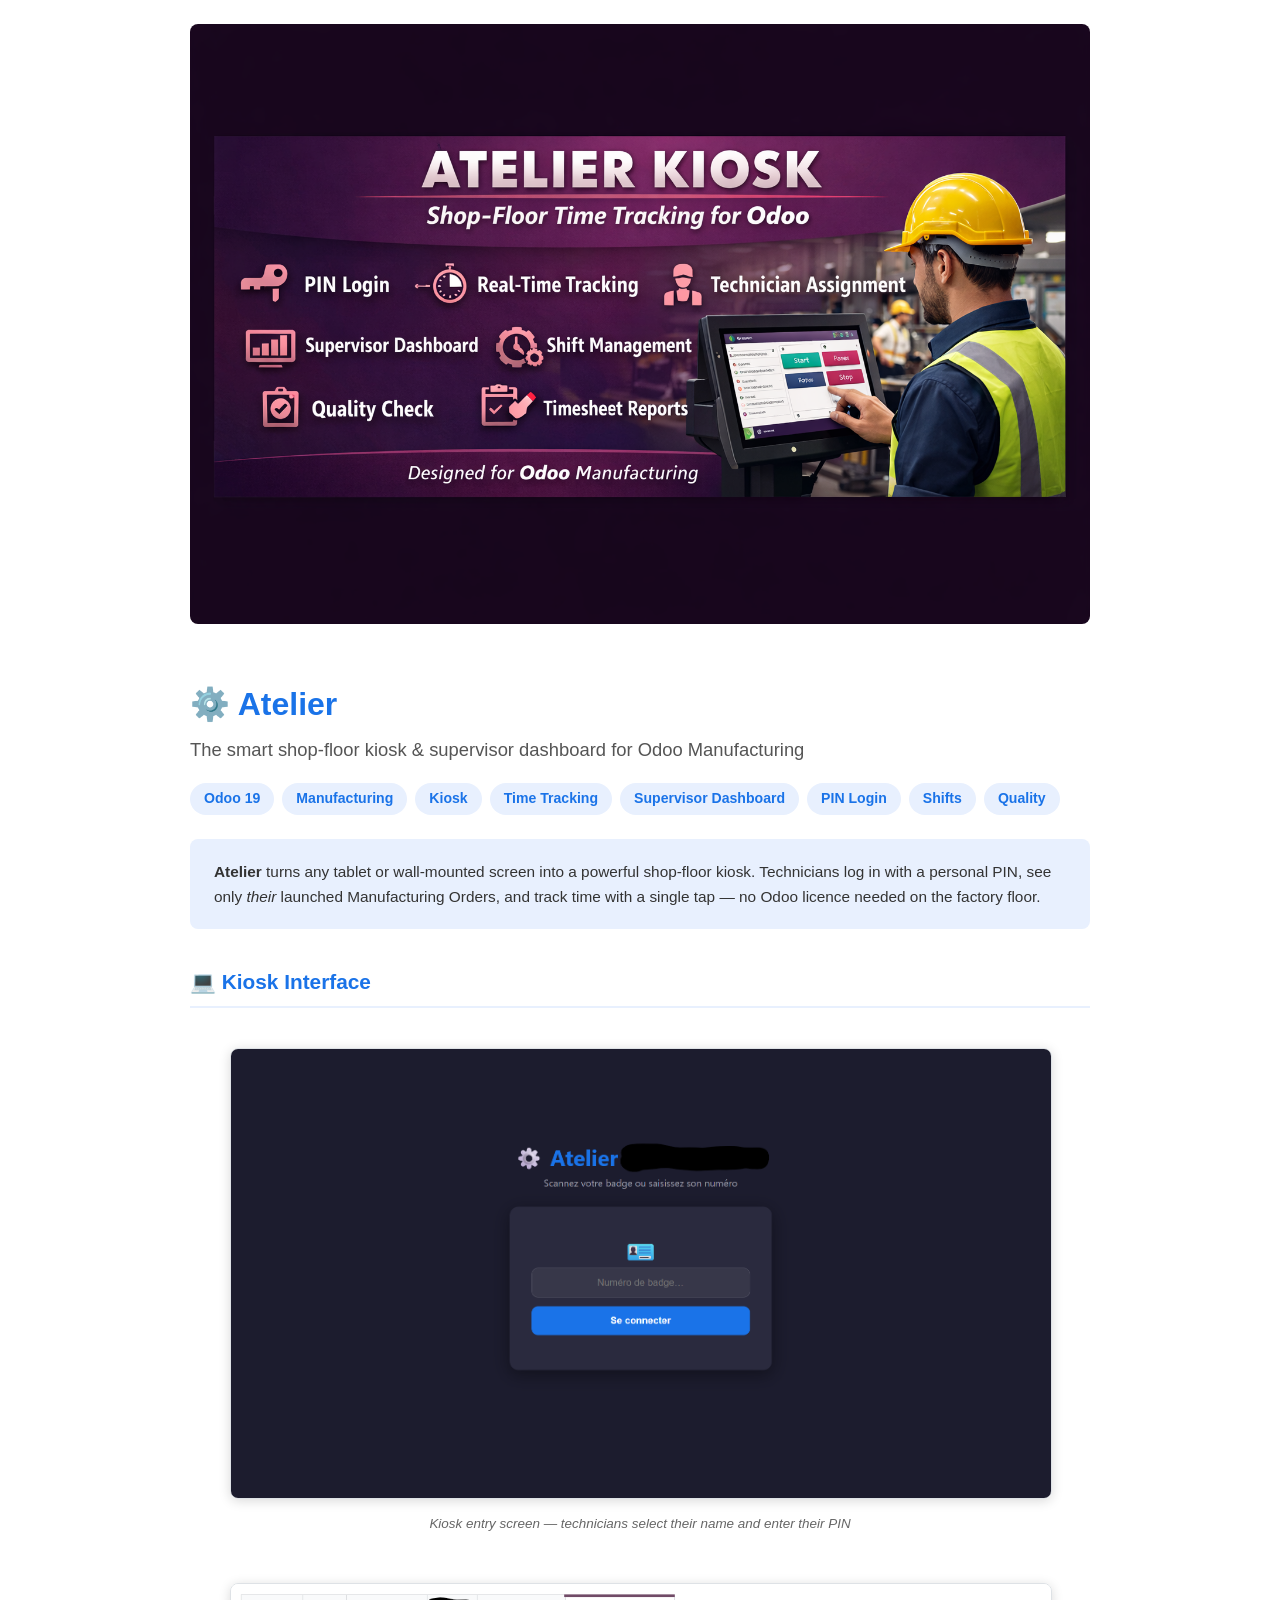
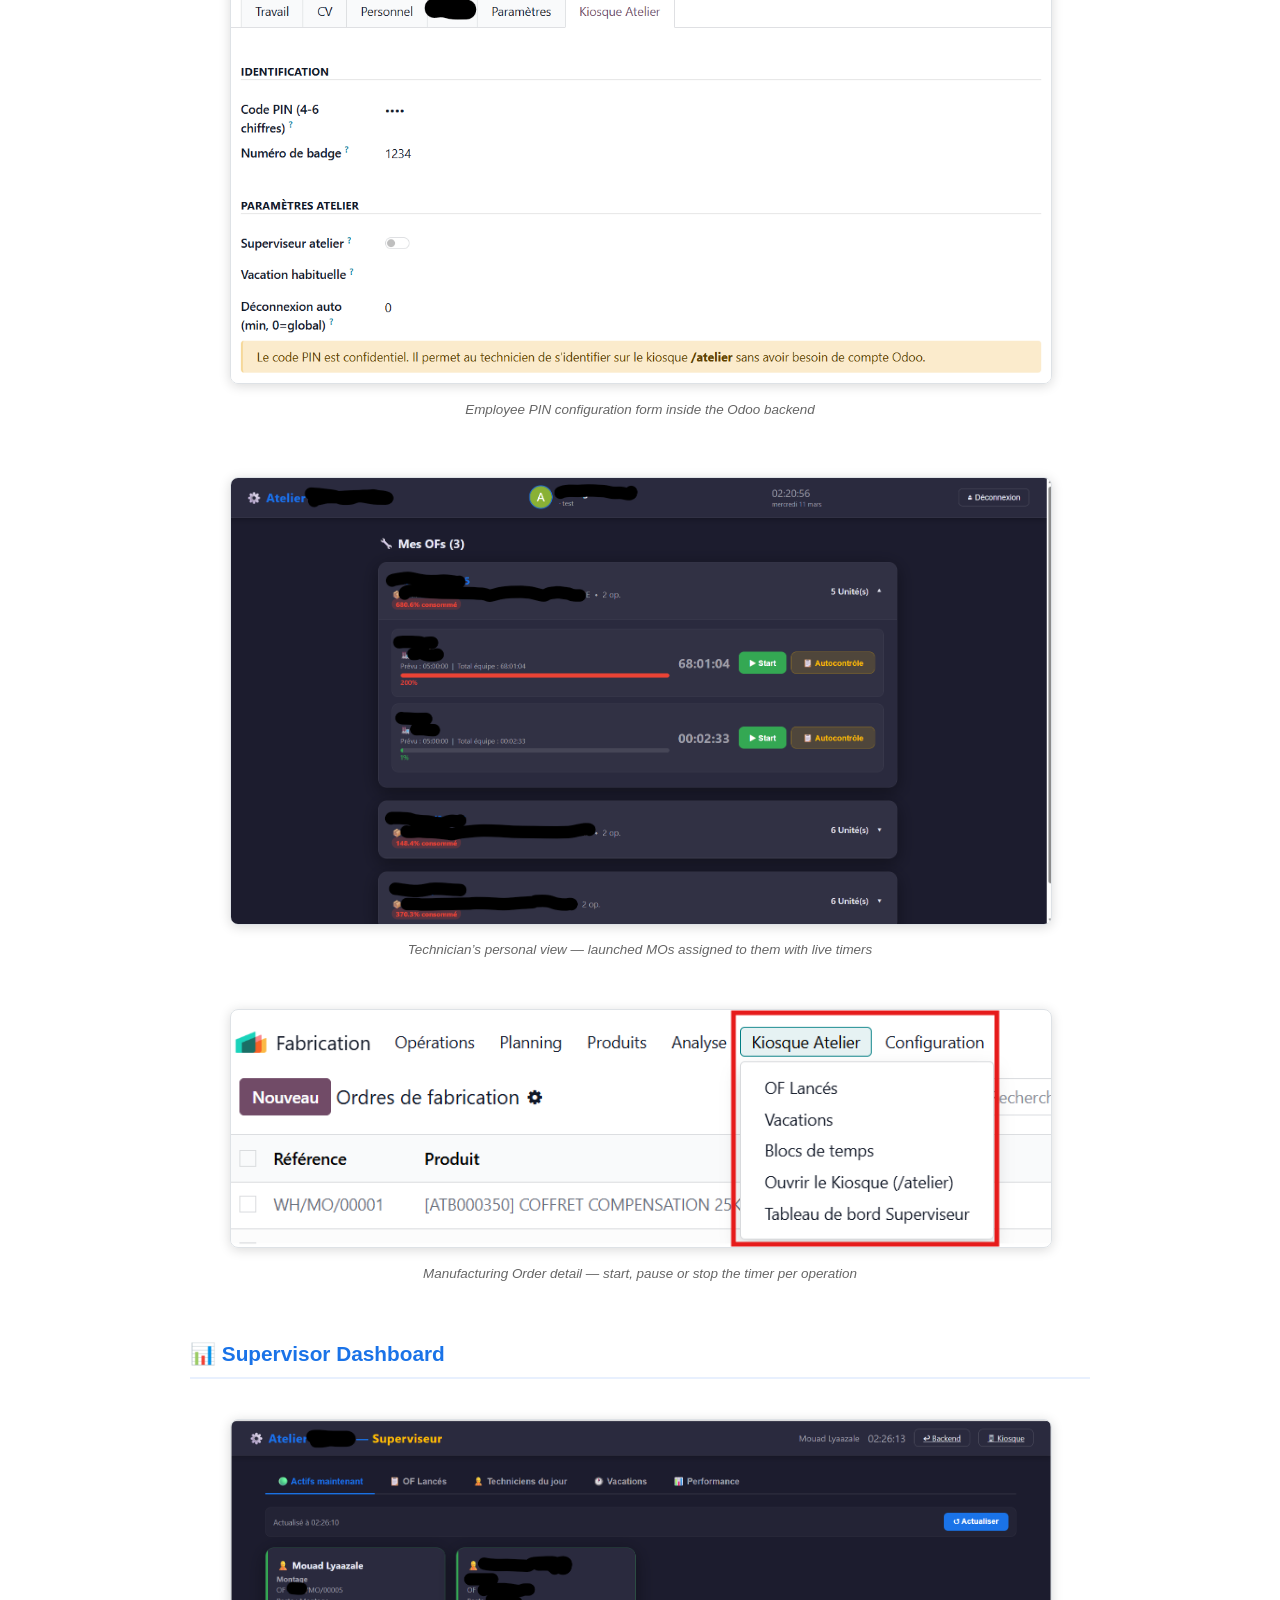
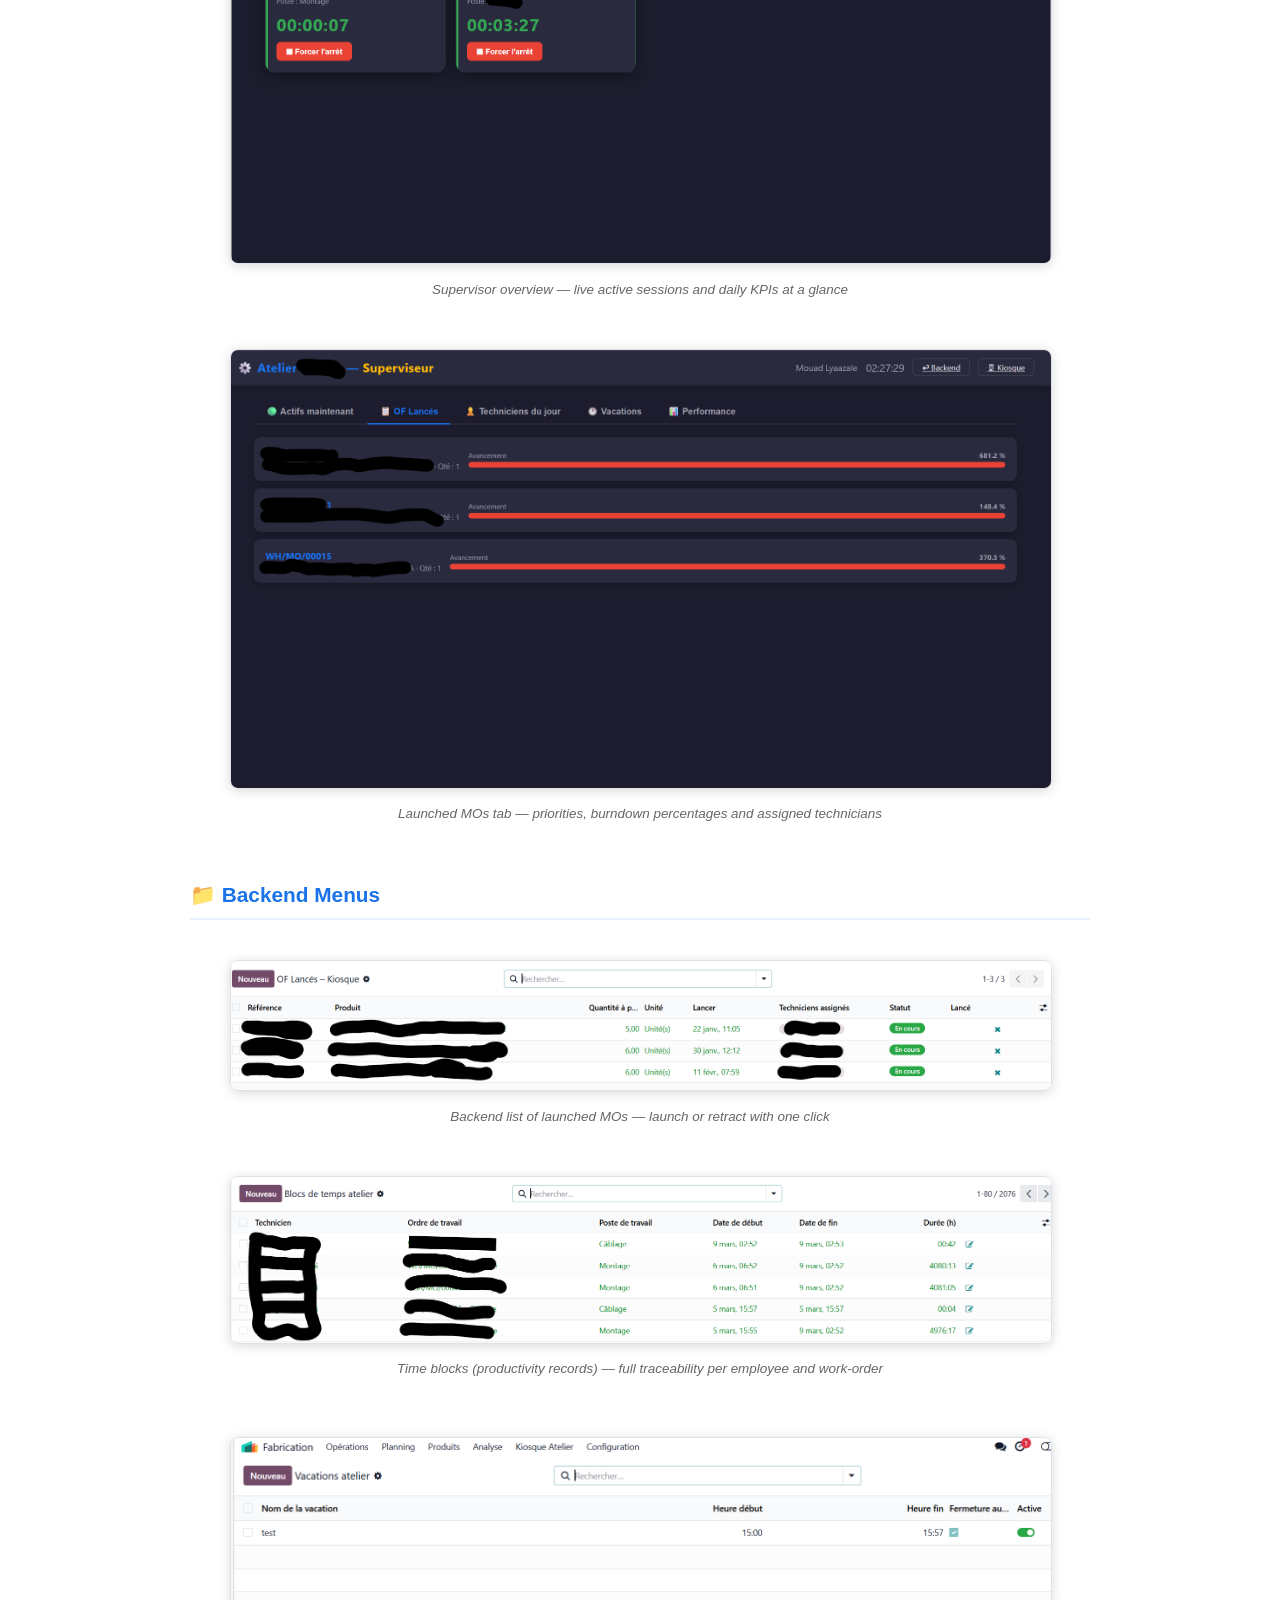
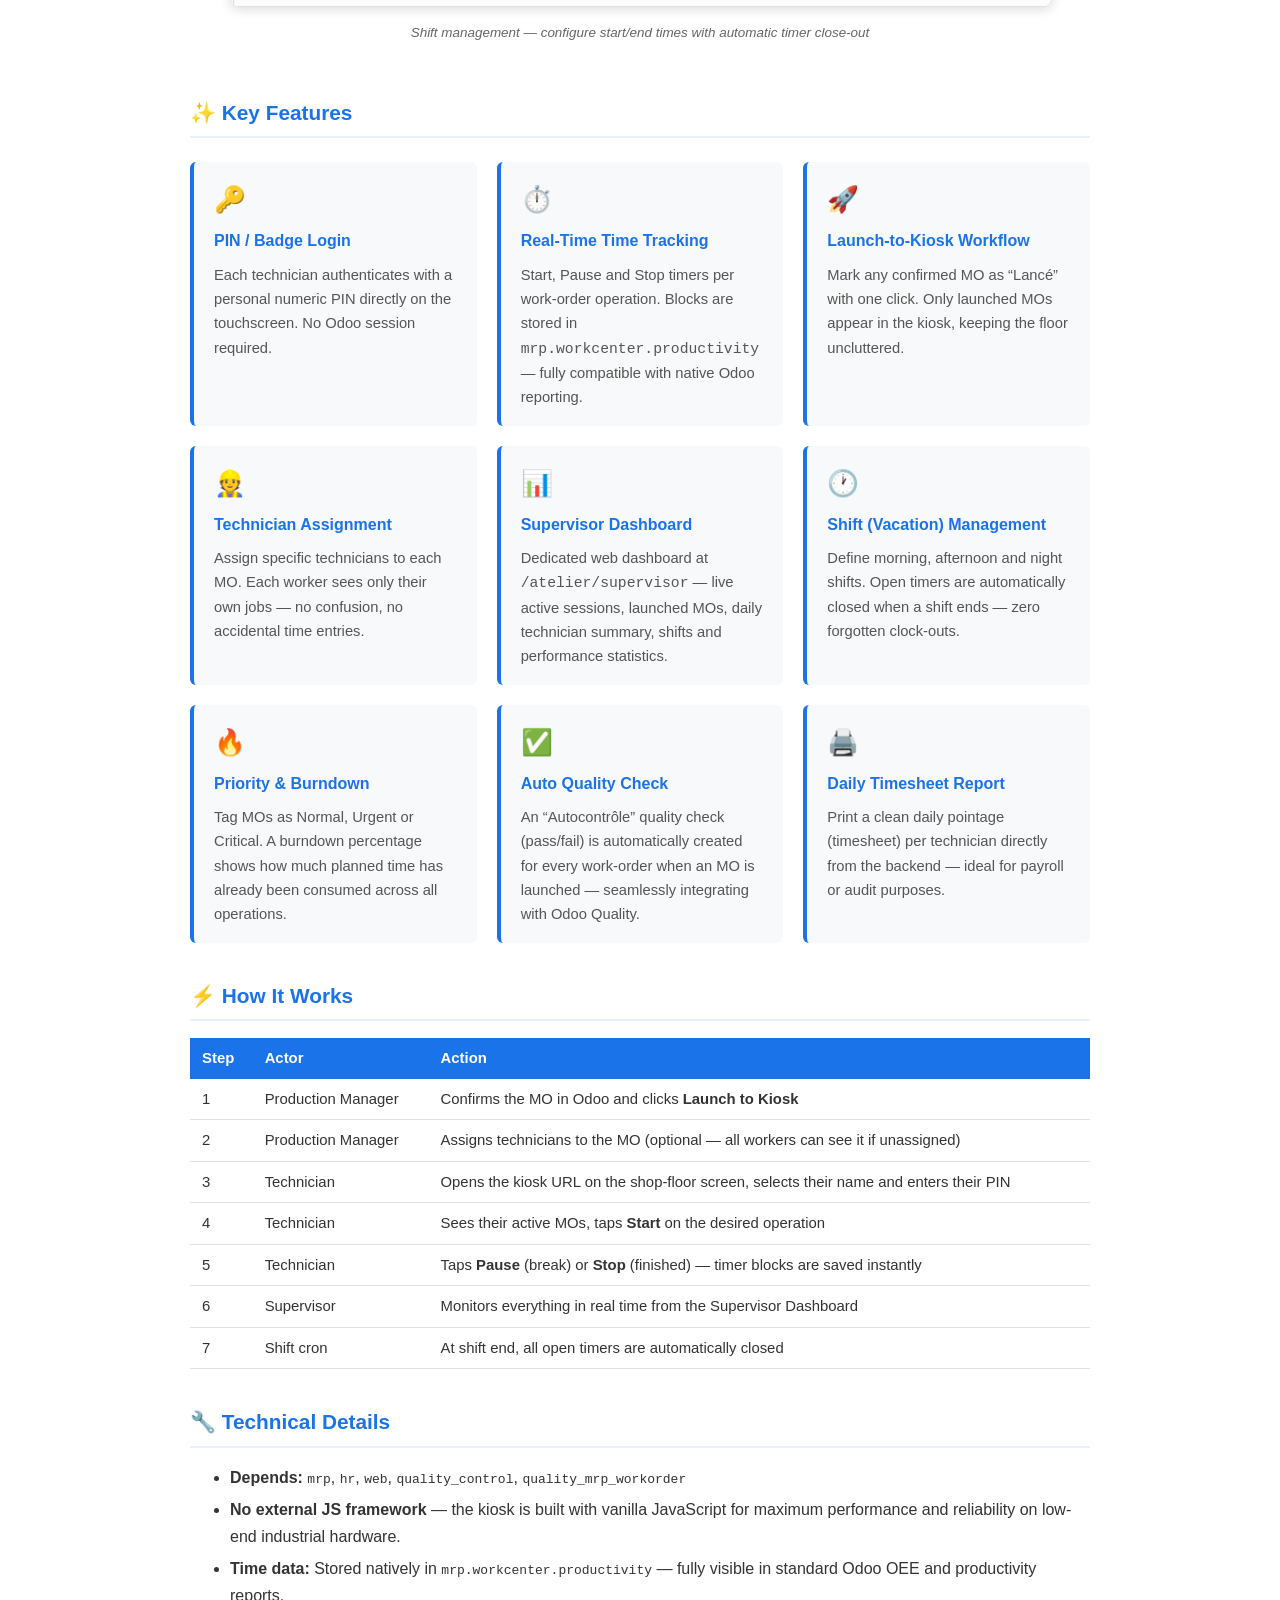
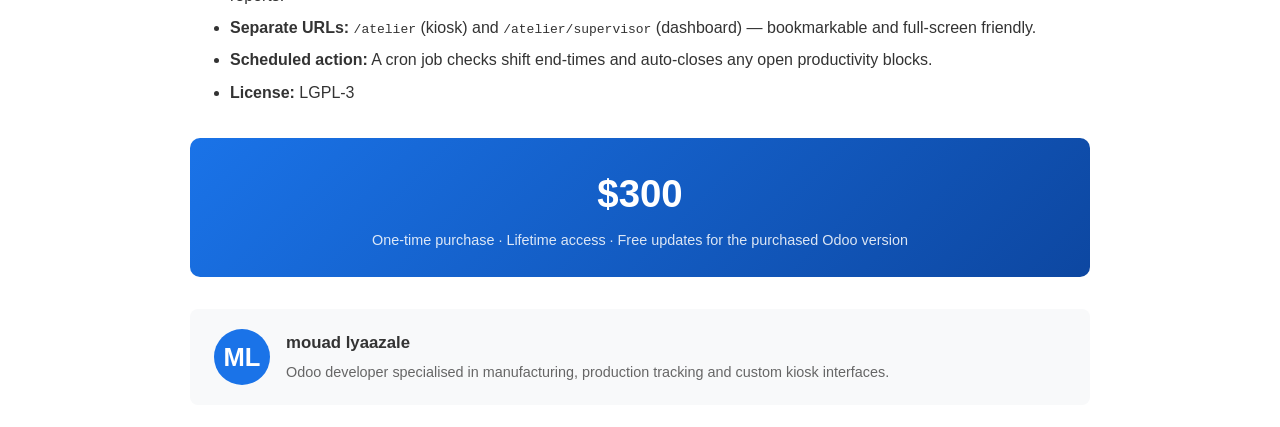
<file: atelier/static/description/index.html>
<!DOCTYPE html>
<html lang="en">
<head>
    <meta charset="UTF-8"/>
    <style>
        body {
            font-family: "Helvetica Neue", Helvetica, Arial, sans-serif;
            color: #333;
            max-width: 900px;
            margin: 0 auto;
            padding: 24px;
            line-height: 1.65;
        }
        h1 { color: #1a73e8; font-size: 2rem; margin-bottom: 4px; }
        h2 { color: #1a73e8; font-size: 1.3rem; border-bottom: 2px solid #e8f0fe; padding-bottom: 6px; margin-top: 36px; }
        h3 { color: #333; font-size: 1.05rem; margin-top: 20px; }
        .tagline { font-size: 1.15rem; color: #555; margin-top: 0; }
        .badge-list { display: flex; flex-wrap: wrap; gap: 8px; margin: 16px 0; }
        .badge {
            background: #e8f0fe;
            color: #1a73e8;
            border-radius: 20px;
            padding: 4px 14px;
            font-size: 0.88rem;
            font-weight: 600;
        }
        .feature-grid {
            display: grid;
            grid-template-columns: repeat(auto-fit, minmax(250px, 1fr));
            gap: 20px;
            margin: 24px 0;
        }
        .feature-card {
            background: #f8f9fa;
            border-left: 4px solid #1a73e8;
            border-radius: 6px;
            padding: 16px 20px;
        }
        .feature-card .icon { font-size: 1.6rem; margin-bottom: 8px; }
        .feature-card h3 { margin: 0 0 8px; color: #1a73e8; font-size: 1rem; }
        .feature-card p { margin: 0; font-size: 0.92rem; color: #555; }
        .screenshot-row {
            display: flex;
            flex-wrap: wrap;
            gap: 16px;
            margin: 24px 0;
            justify-content: center;
        }
        .screenshot-wrap {
            flex: 1 1 400px;
            max-width: 100%;
            text-align: center;
        }
        .screenshot-wrap img {
            width: 100%;
            border-radius: 8px;
            box-shadow: 0 2px 12px rgba(0,0,0,0.15);
            border: 1px solid #dee2e6;
        }
        .screenshot-wrap figcaption {
            margin-top: 6px;
            font-size: 0.84rem;
            color: #666;
            font-style: italic;
        }
        .highlight-box {
            background: #e8f0fe;
            border-radius: 8px;
            padding: 20px 24px;
            margin: 24px 0;
        }
        .highlight-box p { margin: 0; font-size: 0.96rem; }
        table { border-collapse: collapse; width: 100%; margin: 16px 0; font-size: 0.93rem; }
        th { background: #1a73e8; color: #fff; padding: 8px 12px; text-align: left; }
        td { padding: 8px 12px; border-bottom: 1px solid #dee2e6; }
        tr:hover td { background: #f0f4ff; }
        .price-banner {
            background: linear-gradient(135deg, #1a73e8, #0d47a1);
            color: #fff;
            border-radius: 10px;
            padding: 24px 32px;
            margin: 32px 0;
            text-align: center;
        }
        .price-banner .amount { font-size: 2.4rem; font-weight: 700; }
        .price-banner .note { font-size: 0.9rem; opacity: 0.85; margin-top: 4px; }
        .author-card {
            display: flex;
            align-items: center;
            gap: 16px;
            background: #f8f9fa;
            border-radius: 8px;
            padding: 20px 24px;
            margin-top: 32px;
        }
        .author-card .avatar {
            width: 56px; height: 56px;
            border-radius: 50%;
            background: #1a73e8;
            display: flex; align-items: center; justify-content: center;
            color: #fff; font-size: 1.6rem; font-weight: 700;
            flex-shrink: 0;
        }
        .author-card h3 { margin: 0 0 4px; }
        .author-card p  { margin: 0; font-size: 0.9rem; color: #666; }
        ul li { margin-bottom: 6px; }
    </style>
</head>
<body>

    <!-- ═══════════════════  BANNER  ═══════════════════ -->
    <img src="banner.png" alt="Atelier banner" style="width:100%;border-radius:8px;margin-bottom:24px;"/>

    <!-- ═══════════════════  HEADER  ═══════════════════ -->
    <h1>&#9881;&#65039; Atelier</h1>
    <p class="tagline">The smart shop-floor kiosk &amp; supervisor dashboard for Odoo Manufacturing</p>

    <div class="badge-list">
        <span class="badge">Odoo 19</span>
        <span class="badge">Manufacturing</span>
        <span class="badge">Kiosk</span>
        <span class="badge">Time Tracking</span>
        <span class="badge">Supervisor Dashboard</span>
        <span class="badge">PIN Login</span>
        <span class="badge">Shifts</span>
        <span class="badge">Quality</span>
    </div>

    <div class="highlight-box">
        <p>
            <strong>Atelier</strong> turns any tablet or wall-mounted screen into a powerful
            shop-floor kiosk. Technicians log in with a personal PIN, see only <em>their</em>
            launched Manufacturing Orders, and track time with a single tap &#8212; no Odoo licence
            needed on the factory floor.
        </p>
    </div>

    <!-- ═══════════════════  SCREENSHOTS – KIOSK  ═══════════════════ -->
    <h2>&#128187; Kiosk Interface</h2>

    <div class="screenshot-row">
        <figure class="screenshot-wrap">
            <img src="entree atelier kiosk.png" alt="Kiosk entry screen"/>
            <figcaption>Kiosk entry screen &#8212; technicians select their name and enter their PIN</figcaption>
        </figure>
        <figure class="screenshot-wrap">
            <img src="config pin employee form.png" alt="Employee PIN configuration"/>
            <figcaption>Employee PIN configuration form inside the Odoo backend</figcaption>
        </figure>
    </div>

    <div class="screenshot-row">
        <figure class="screenshot-wrap">
            <img src="menu tecnician.png" alt="Technician view"/>
            <figcaption>Technician&#8217;s personal view &#8212; launched MOs assigned to them with live timers</figcaption>
        </figure>
        <figure class="screenshot-wrap">
            <img src="kiosk in order de fabrication menu.png" alt="MO detail in kiosk"/>
            <figcaption>Manufacturing Order detail &#8212; start, pause or stop the timer per operation</figcaption>
        </figure>
    </div>

    <!-- ═══════════════════  SCREENSHOTS – SUPERVISOR  ═══════════════════ -->
    <h2>&#128202; Supervisor Dashboard</h2>

    <div class="screenshot-row">
        <figure class="screenshot-wrap">
            <img src="menu superviseur.png" alt="Supervisor dashboard"/>
            <figcaption>Supervisor overview &#8212; live active sessions and daily KPIs at a glance</figcaption>
        </figure>
        <figure class="screenshot-wrap">
            <img src="of lancer superviseur menu.png" alt="Launched MOs in supervisor"/>
            <figcaption>Launched MOs tab &#8212; priorities, burndown percentages and assigned technicians</figcaption>
        </figure>
    </div>

    <!-- ═══════════════════  SCREENSHOTS – BACKEND  ═══════════════════ -->
    <h2>&#128193; Backend Menus</h2>

    <div class="screenshot-row">
        <figure class="screenshot-wrap">
            <img src="menu of lancer.png" alt="Launched MOs backend list"/>
            <figcaption>Backend list of launched MOs &#8212; launch or retract with one click</figcaption>
        </figure>
        <figure class="screenshot-wrap">
            <img src="menu block de temps.png" alt="Time blocks menu"/>
            <figcaption>Time blocks (productivity records) &#8212; full traceability per employee and work-order</figcaption>
        </figure>
    </div>

    <div class="screenshot-row">
        <figure class="screenshot-wrap">
            <img src="menu vacation.png" alt="Shift management"/>
            <figcaption>Shift management &#8212; configure start/end times with automatic timer close-out</figcaption>
        </figure>
    </div>

    <!-- ═══════════════════  FEATURE GRID  ═══════════════════ -->
    <h2>&#10024; Key Features</h2>

    <div class="feature-grid">
        <div class="feature-card">
            <div class="icon">&#128273;</div>
            <h3>PIN / Badge Login</h3>
            <p>Each technician authenticates with a personal numeric PIN directly on the touchscreen. No Odoo session required.</p>
        </div>
        <div class="feature-card">
            <div class="icon">&#9201;&#65039;</div>
            <h3>Real-Time Time Tracking</h3>
            <p>Start, Pause and Stop timers per work-order operation. Blocks are stored in <code>mrp.workcenter.productivity</code> &#8212; fully compatible with native Odoo reporting.</p>
        </div>
        <div class="feature-card">
            <div class="icon">&#128640;</div>
            <h3>Launch-to-Kiosk Workflow</h3>
            <p>Mark any confirmed MO as &#8220;Lanc&#233;&#8221; with one click. Only launched MOs appear in the kiosk, keeping the floor uncluttered.</p>
        </div>
        <div class="feature-card">
            <div class="icon">&#128119;</div>
            <h3>Technician Assignment</h3>
            <p>Assign specific technicians to each MO. Each worker sees only their own jobs &#8212; no confusion, no accidental time entries.</p>
        </div>
        <div class="feature-card">
            <div class="icon">&#128202;</div>
            <h3>Supervisor Dashboard</h3>
            <p>Dedicated web dashboard at <code>/atelier/supervisor</code> &#8212; live active sessions, launched MOs, daily technician summary, shifts and performance statistics.</p>
        </div>
        <div class="feature-card">
            <div class="icon">&#128336;</div>
            <h3>Shift (Vacation) Management</h3>
            <p>Define morning, afternoon and night shifts. Open timers are automatically closed when a shift ends &#8212; zero forgotten clock-outs.</p>
        </div>
        <div class="feature-card">
            <div class="icon">&#128293;</div>
            <h3>Priority &amp; Burndown</h3>
            <p>Tag MOs as Normal, Urgent or Critical. A burndown percentage shows how much planned time has already been consumed across all operations.</p>
        </div>
        <div class="feature-card">
            <div class="icon">&#9989;</div>
            <h3>Auto Quality Check</h3>
            <p>An &#8220;Autocontr&#244;le&#8221; quality check (pass/fail) is automatically created for every work-order when an MO is launched &#8212; seamlessly integrating with Odoo Quality.</p>
        </div>
        <div class="feature-card">
            <div class="icon">&#128424;&#65039;</div>
            <h3>Daily Timesheet Report</h3>
            <p>Print a clean daily pointage (timesheet) per technician directly from the backend &#8212; ideal for payroll or audit purposes.</p>
        </div>
    </div>

    <!-- ═══════════════════  HOW IT WORKS  ═══════════════════ -->
    <h2>&#9889; How It Works</h2>

    <table>
        <thead>
            <tr><th>Step</th><th>Actor</th><th>Action</th></tr>
        </thead>
        <tbody>
            <tr><td>1</td><td>Production Manager</td><td>Confirms the MO in Odoo and clicks <strong>Launch to Kiosk</strong></td></tr>
            <tr><td>2</td><td>Production Manager</td><td>Assigns technicians to the MO (optional &#8212; all workers can see it if unassigned)</td></tr>
            <tr><td>3</td><td>Technician</td><td>Opens the kiosk URL on the shop-floor screen, selects their name and enters their PIN</td></tr>
            <tr><td>4</td><td>Technician</td><td>Sees their active MOs, taps <strong>Start</strong> on the desired operation</td></tr>
            <tr><td>5</td><td>Technician</td><td>Taps <strong>Pause</strong> (break) or <strong>Stop</strong> (finished) &#8212; timer blocks are saved instantly</td></tr>
            <tr><td>6</td><td>Supervisor</td><td>Monitors everything in real time from the Supervisor Dashboard</td></tr>
            <tr><td>7</td><td>Shift cron</td><td>At shift end, all open timers are automatically closed</td></tr>
        </tbody>
    </table>

    <!-- ═══════════════════  TECHNICAL  ═══════════════════ -->
    <h2>&#128295; Technical Details</h2>

    <ul>
        <li><strong>Depends:</strong> <code>mrp</code>, <code>hr</code>, <code>web</code>, <code>quality_control</code>, <code>quality_mrp_workorder</code></li>
        <li><strong>No external JS framework</strong> &#8212; the kiosk is built with vanilla JavaScript for maximum performance and reliability on low-end industrial hardware.</li>
        <li><strong>Time data:</strong> Stored natively in <code>mrp.workcenter.productivity</code> &#8212; fully visible in standard Odoo OEE and productivity reports.</li>
        <li><strong>Separate URLs:</strong> <code>/atelier</code> (kiosk) and <code>/atelier/supervisor</code> (dashboard) &#8212; bookmarkable and full-screen friendly.</li>
        <li><strong>Scheduled action:</strong> A cron job checks shift end-times and auto-closes any open productivity blocks.</li>
        <li><strong>License:</strong> LGPL-3</li>
    </ul>

    <!-- ═══════════════════  PRICE  ═══════════════════ -->
    <div class="price-banner">
        <div class="amount">$300</div>
        <div class="note">One-time purchase &middot; Lifetime access &middot; Free updates for the purchased Odoo version</div>
    </div>

    <!-- ═══════════════════  AUTHOR  ═══════════════════ -->
    <div class="author-card">
        <div class="avatar">ML</div>
        <div>
            <h3>mouad lyaazale</h3>
            <p>Odoo developer specialised in manufacturing, production tracking and custom kiosk interfaces.</p>
        </div>
    </div>

</body>
</html>
</file>
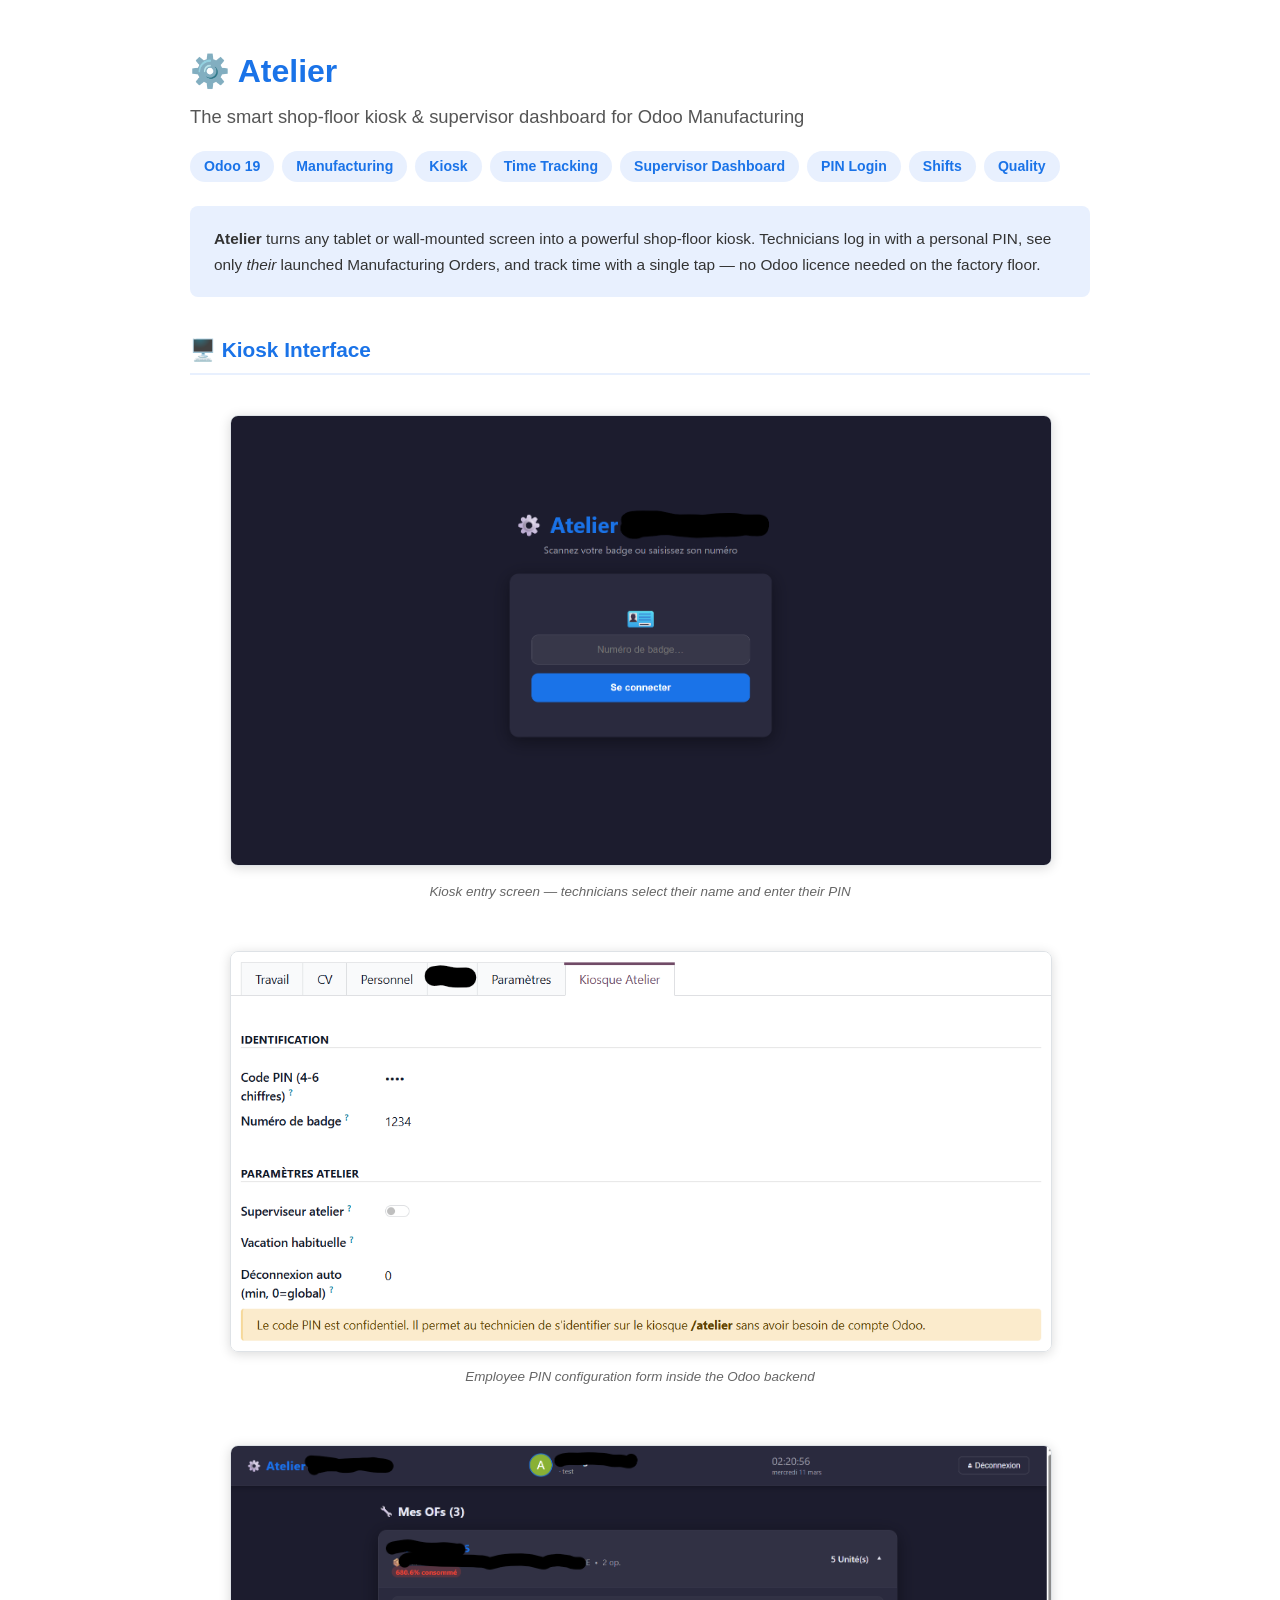
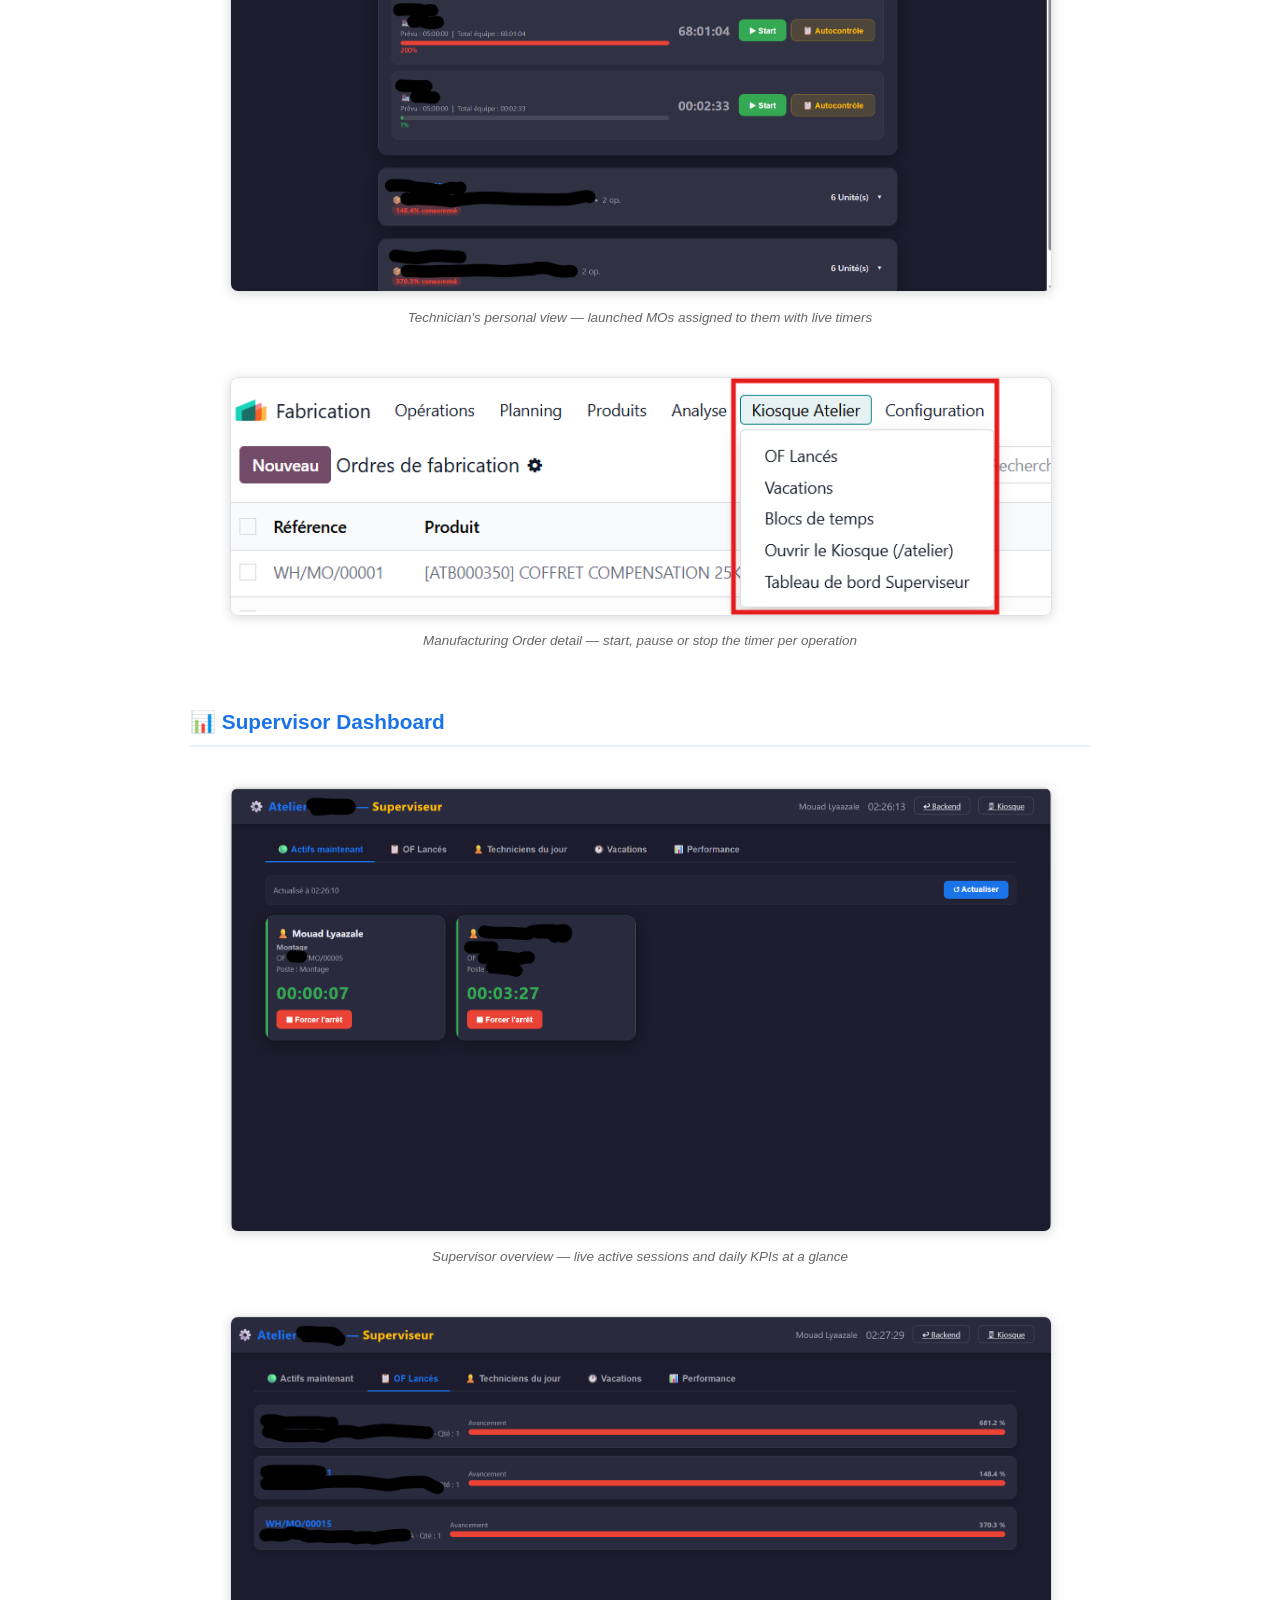
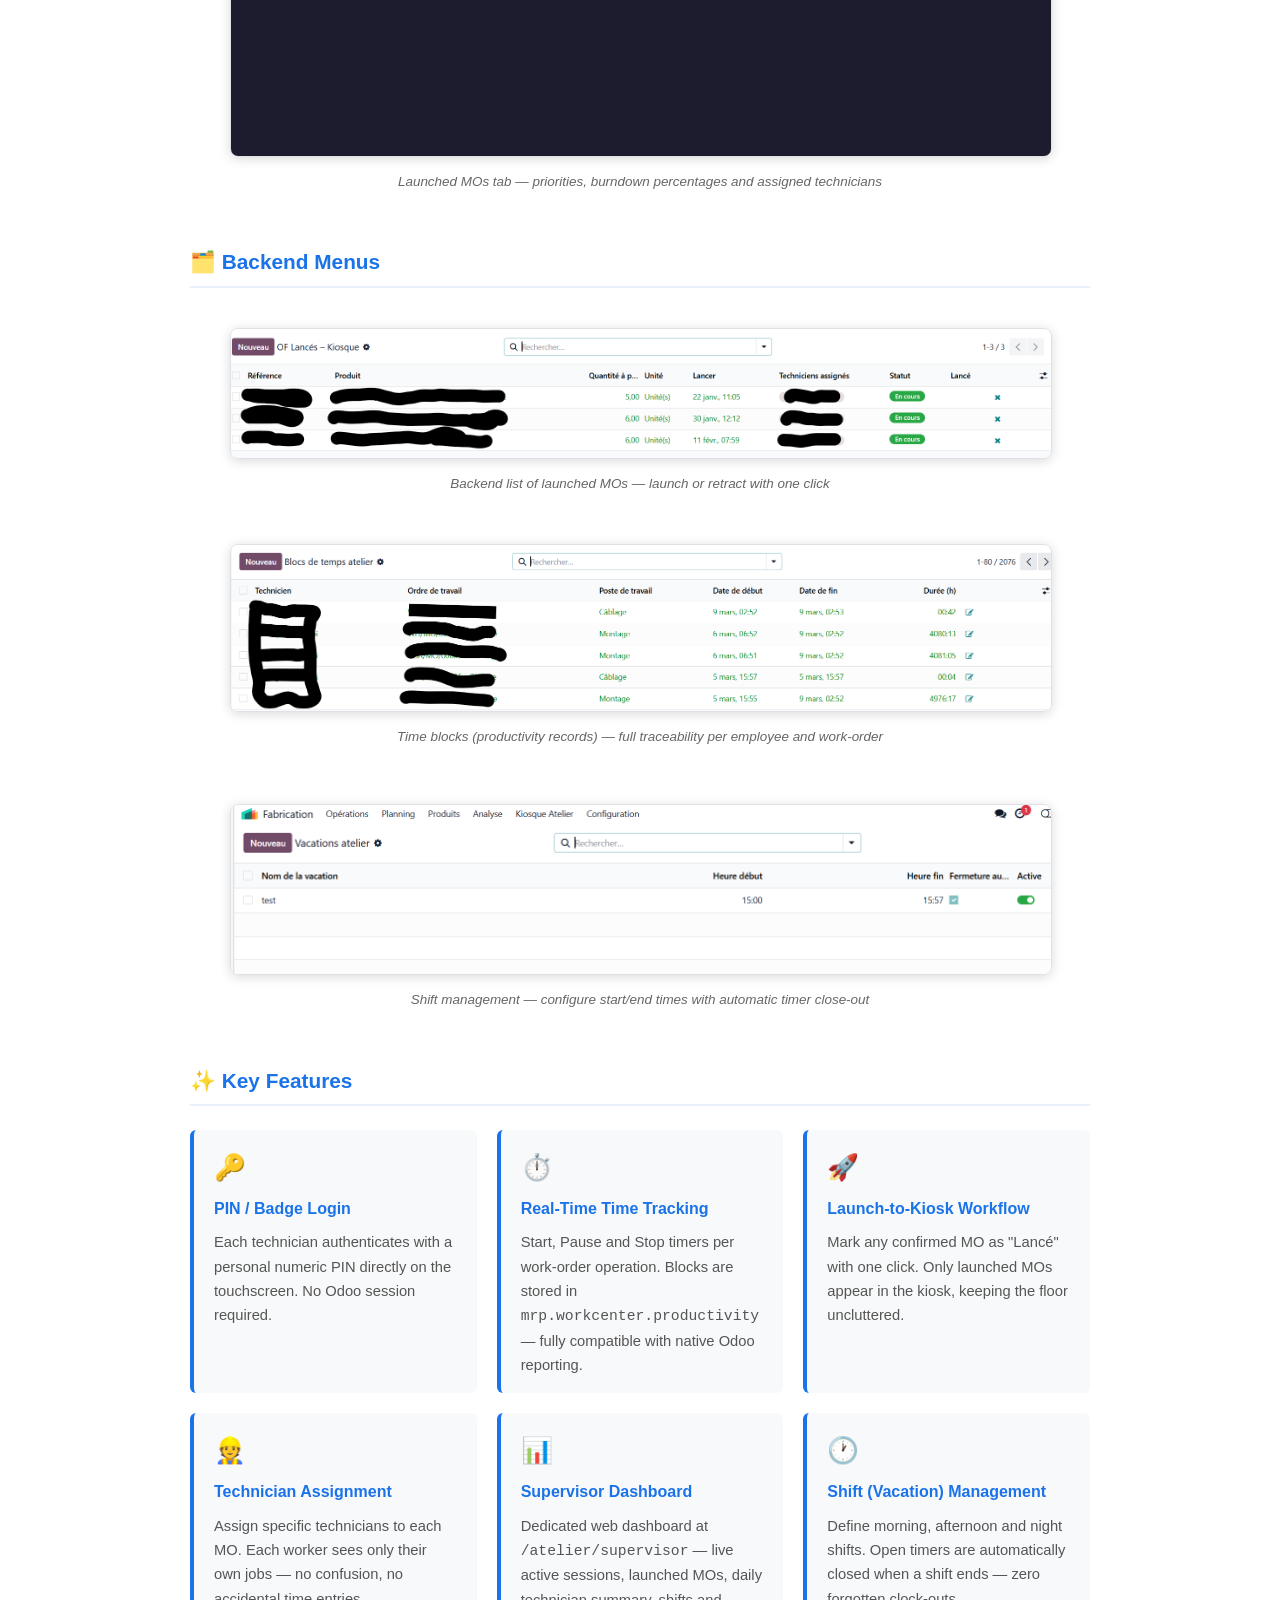
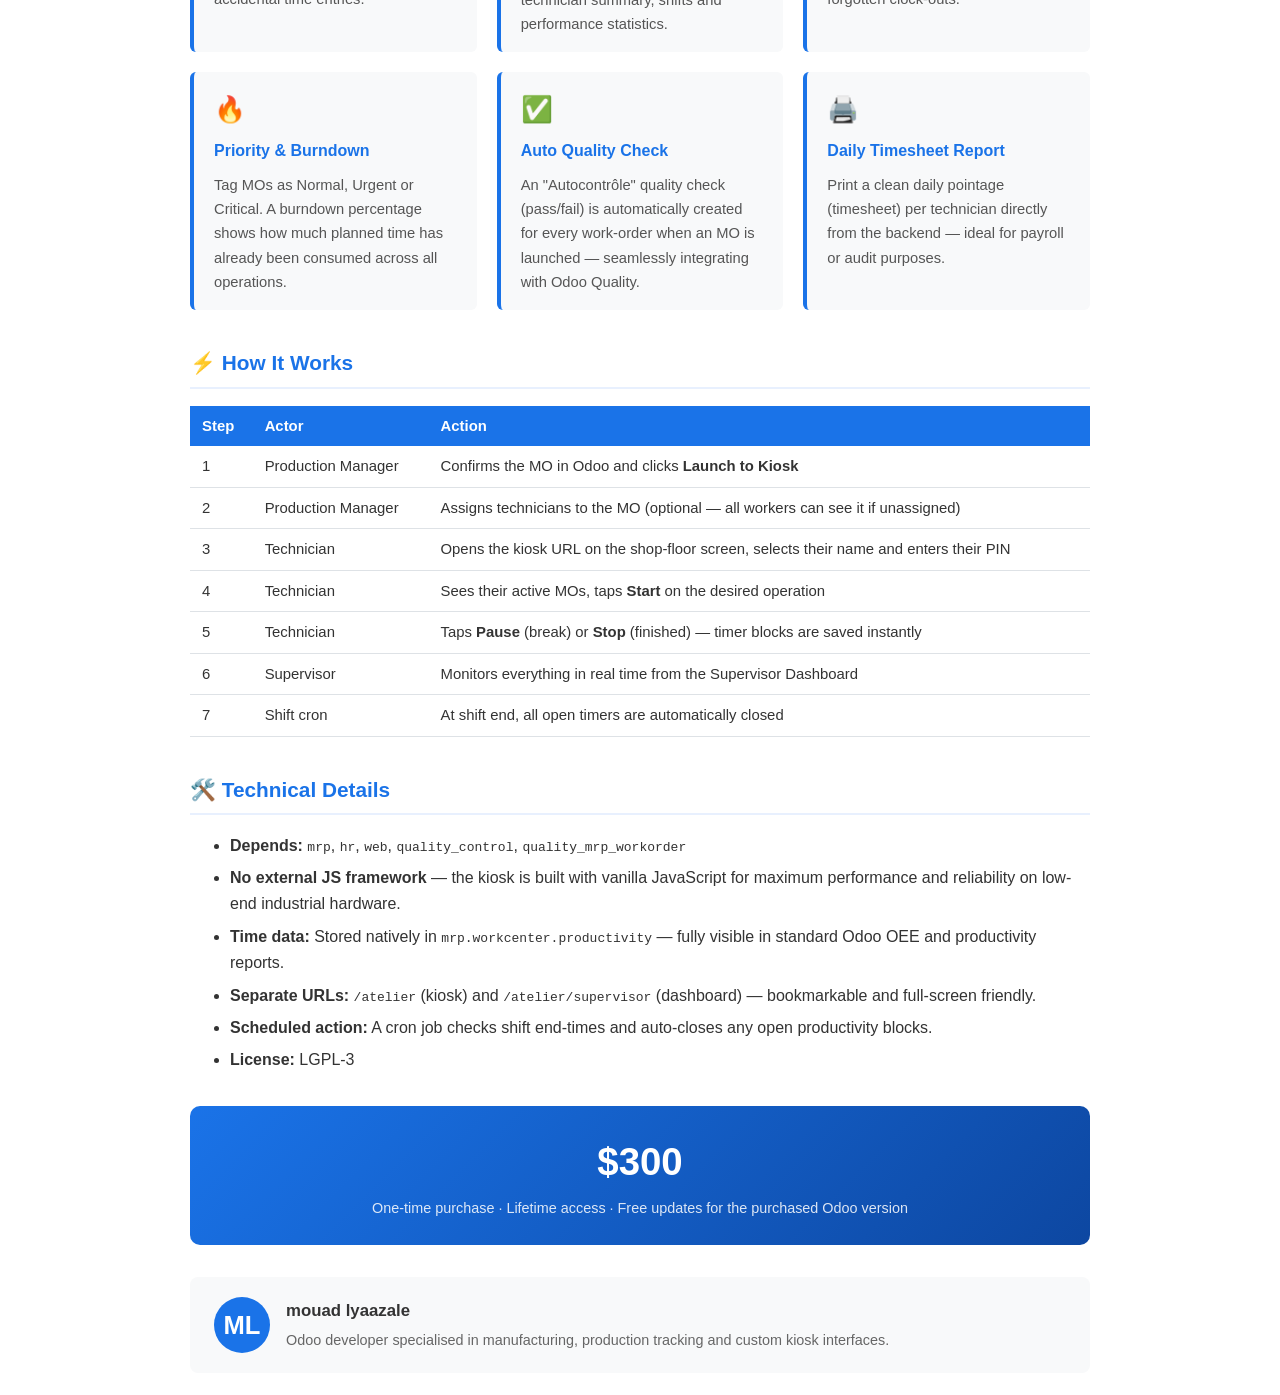
<file: atelier_schiele/static/Description/index.html>
<!DOCTYPE html>
<html lang="en">
<head>
    <meta charset="UTF-8"/>
    <style>
        body {
            font-family: "Helvetica Neue", Helvetica, Arial, sans-serif;
            color: #333;
            max-width: 900px;
            margin: 0 auto;
            padding: 24px;
            line-height: 1.65;
        }
        h1 { color: #1a73e8; font-size: 2rem; margin-bottom: 4px; }
        h2 { color: #1a73e8; font-size: 1.3rem; border-bottom: 2px solid #e8f0fe; padding-bottom: 6px; margin-top: 36px; }
        h3 { color: #333; font-size: 1.05rem; margin-top: 20px; }
        .tagline { font-size: 1.15rem; color: #555; margin-top: 0; }
        .badge-list { display: flex; flex-wrap: wrap; gap: 8px; margin: 16px 0; }
        .badge {
            background: #e8f0fe;
            color: #1a73e8;
            border-radius: 20px;
            padding: 4px 14px;
            font-size: 0.88rem;
            font-weight: 600;
        }
        .feature-grid {
            display: grid;
            grid-template-columns: repeat(auto-fit, minmax(250px, 1fr));
            gap: 20px;
            margin: 24px 0;
        }
        .feature-card {
            background: #f8f9fa;
            border-left: 4px solid #1a73e8;
            border-radius: 6px;
            padding: 16px 20px;
        }
        .feature-card .icon { font-size: 1.6rem; margin-bottom: 8px; }
        .feature-card h3 { margin: 0 0 8px; color: #1a73e8; font-size: 1rem; }
        .feature-card p { margin: 0; font-size: 0.92rem; color: #555; }
        .screenshot-row {
            display: flex;
            flex-wrap: wrap;
            gap: 16px;
            margin: 24px 0;
            justify-content: center;
        }
        .screenshot-wrap {
            flex: 1 1 400px;
            max-width: 100%;
            text-align: center;
        }
        .screenshot-wrap img {
            width: 100%;
            border-radius: 8px;
            box-shadow: 0 2px 12px rgba(0,0,0,0.15);
            border: 1px solid #dee2e6;
        }
        .screenshot-wrap figcaption {
            margin-top: 6px;
            font-size: 0.84rem;
            color: #666;
            font-style: italic;
        }
        .highlight-box {
            background: #e8f0fe;
            border-radius: 8px;
            padding: 20px 24px;
            margin: 24px 0;
        }
        .highlight-box p { margin: 0; font-size: 0.96rem; }
        table { border-collapse: collapse; width: 100%; margin: 16px 0; font-size: 0.93rem; }
        th { background: #1a73e8; color: #fff; padding: 8px 12px; text-align: left; }
        td { padding: 8px 12px; border-bottom: 1px solid #dee2e6; }
        tr:hover td { background: #f0f4ff; }
        .price-banner {
            background: linear-gradient(135deg, #1a73e8, #0d47a1);
            color: #fff;
            border-radius: 10px;
            padding: 24px 32px;
            margin: 32px 0;
            text-align: center;
        }
        .price-banner .amount { font-size: 2.4rem; font-weight: 700; }
        .price-banner .note { font-size: 0.9rem; opacity: 0.85; margin-top: 4px; }
        .author-card {
            display: flex;
            align-items: center;
            gap: 16px;
            background: #f8f9fa;
            border-radius: 8px;
            padding: 20px 24px;
            margin-top: 32px;
        }
        .author-card .avatar {
            width: 56px; height: 56px;
            border-radius: 50%;
            background: #1a73e8;
            display: flex; align-items: center; justify-content: center;
            color: #fff; font-size: 1.6rem; font-weight: 700;
            flex-shrink: 0;
        }
        .author-card h3 { margin: 0 0 4px; }
        .author-card p  { margin: 0; font-size: 0.9rem; color: #666; }
        ul li { margin-bottom: 6px; }
    </style>
</head>
<body>

    <!-- ═══════════════════  HEADER  ═══════════════════ -->
    <h1>⚙️ Atelier</h1>
    <p class="tagline">The smart shop-floor kiosk &amp; supervisor dashboard for Odoo Manufacturing</p>

    <div class="badge-list">
        <span class="badge">Odoo 19</span>
        <span class="badge">Manufacturing</span>
        <span class="badge">Kiosk</span>
        <span class="badge">Time Tracking</span>
        <span class="badge">Supervisor Dashboard</span>
        <span class="badge">PIN Login</span>
        <span class="badge">Shifts</span>
        <span class="badge">Quality</span>
    </div>

    <div class="highlight-box">
        <p>
            <strong>Atelier</strong> turns any tablet or wall-mounted screen into a powerful
            shop-floor kiosk. Technicians log in with a personal PIN, see only <em>their</em>
            launched Manufacturing Orders, and track time with a single tap — no Odoo licence
            needed on the factory floor.
        </p>
    </div>

    <!-- ═══════════════════  SCREENSHOTS – KIOSK ENTRY  ═══════════════════ -->
    <h2>🖥️ Kiosk Interface</h2>

    <div class="screenshot-row">
        <figure class="screenshot-wrap">
            <img src="../Description/entree atelier kiosk.png"
                 alt="Kiosk entry screen"/>
            <figcaption>Kiosk entry screen — technicians select their name and enter their PIN</figcaption>
        </figure>
        <figure class="screenshot-wrap">
            <img src="../Description/config pin employee form.png"
                 alt="Employee PIN configuration"/>
            <figcaption>Employee PIN configuration form inside the Odoo backend</figcaption>
        </figure>
    </div>

    <div class="screenshot-row">
        <figure class="screenshot-wrap">
            <img src="../Description/menu tecnician.png"
                 alt="Technician view"/>
            <figcaption>Technician's personal view — launched MOs assigned to them with live timers</figcaption>
        </figure>
        <figure class="screenshot-wrap">
            <img src="../Description/kiosk in order de fabrication menu.png"
                 alt="MO detail in kiosk"/>
            <figcaption>Manufacturing Order detail — start, pause or stop the timer per operation</figcaption>
        </figure>
    </div>

    <!-- ═══════════════════  SCREENSHOTS – SUPERVISOR  ═══════════════════ -->
    <h2>📊 Supervisor Dashboard</h2>

    <div class="screenshot-row">
        <figure class="screenshot-wrap">
            <img src="../Description/menu superviseur.png"
                 alt="Supervisor dashboard"/>
            <figcaption>Supervisor overview — live active sessions and daily KPIs at a glance</figcaption>
        </figure>
        <figure class="screenshot-wrap">
            <img src="../Description/of lancer superviseur menu.png"
                 alt="Launched MOs in supervisor"/>
            <figcaption>Launched MOs tab — priorities, burndown percentages and assigned technicians</figcaption>
        </figure>
    </div>

    <!-- ═══════════════════  SCREENSHOTS – BACKEND  ═══════════════════ -->
    <h2>🗂️ Backend Menus</h2>

    <div class="screenshot-row">
        <figure class="screenshot-wrap">
            <img src="../Description/menu of lancer.png"
                 alt="Launched MOs backend list"/>
            <figcaption>Backend list of launched MOs — launch or retract with one click</figcaption>
        </figure>
        <figure class="screenshot-wrap">
            <img src="../Description/menu block de temps.png"
                 alt="Time blocks menu"/>
            <figcaption>Time blocks (productivity records) — full traceability per employee and work-order</figcaption>
        </figure>
    </div>

    <div class="screenshot-row">
        <figure class="screenshot-wrap">
            <img src="../Description/menu vacation.png"
                 alt="Shift / vacation management"/>
            <figcaption>Shift management — configure start/end times with automatic timer close-out</figcaption>
        </figure>
    </div>

    <!-- ═══════════════════  FEATURE GRID  ═══════════════════ -->
    <h2>✨ Key Features</h2>

    <div class="feature-grid">
        <div class="feature-card">
            <div class="icon">🔑</div>
            <h3>PIN / Badge Login</h3>
            <p>Each technician authenticates with a personal numeric PIN directly on the touchscreen. No Odoo session required.</p>
        </div>
        <div class="feature-card">
            <div class="icon">⏱️</div>
            <h3>Real-Time Time Tracking</h3>
            <p>Start, Pause and Stop timers per work-order operation. Blocks are stored in <code>mrp.workcenter.productivity</code> — fully compatible with native Odoo reporting.</p>
        </div>
        <div class="feature-card">
            <div class="icon">🚀</div>
            <h3>Launch-to-Kiosk Workflow</h3>
            <p>Mark any confirmed MO as "Lancé" with one click. Only launched MOs appear in the kiosk, keeping the floor uncluttered.</p>
        </div>
        <div class="feature-card">
            <div class="icon">👷</div>
            <h3>Technician Assignment</h3>
            <p>Assign specific technicians to each MO. Each worker sees only their own jobs — no confusion, no accidental time entries.</p>
        </div>
        <div class="feature-card">
            <div class="icon">📊</div>
            <h3>Supervisor Dashboard</h3>
            <p>Dedicated web dashboard at <code>/atelier/supervisor</code> — live active sessions, launched MOs, daily technician summary, shifts and performance statistics.</p>
        </div>
        <div class="feature-card">
            <div class="icon">🕐</div>
            <h3>Shift (Vacation) Management</h3>
            <p>Define morning, afternoon and night shifts. Open timers are automatically closed when a shift ends — zero forgotten clock-outs.</p>
        </div>
        <div class="feature-card">
            <div class="icon">🔥</div>
            <h3>Priority &amp; Burndown</h3>
            <p>Tag MOs as Normal, Urgent or Critical. A burndown percentage shows how much planned time has already been consumed across all operations.</p>
        </div>
        <div class="feature-card">
            <div class="icon">✅</div>
            <h3>Auto Quality Check</h3>
            <p>An "Autocontrôle" quality check (pass/fail) is automatically created for every work-order when an MO is launched — seamlessly integrating with Odoo Quality.</p>
        </div>
        <div class="feature-card">
            <div class="icon">🖨️</div>
            <h3>Daily Timesheet Report</h3>
            <p>Print a clean daily pointage (timesheet) per technician directly from the backend — ideal for payroll or audit purposes.</p>
        </div>
    </div>

    <!-- ═══════════════════  HOW IT WORKS  ═══════════════════ -->
    <h2>⚡ How It Works</h2>

    <table>
        <thead>
            <tr><th>Step</th><th>Actor</th><th>Action</th></tr>
        </thead>
        <tbody>
            <tr><td>1</td><td>Production Manager</td><td>Confirms the MO in Odoo and clicks <strong>Launch to Kiosk</strong></td></tr>
            <tr><td>2</td><td>Production Manager</td><td>Assigns technicians to the MO (optional — all workers can see it if unassigned)</td></tr>
            <tr><td>3</td><td>Technician</td><td>Opens the kiosk URL on the shop-floor screen, selects their name and enters their PIN</td></tr>
            <tr><td>4</td><td>Technician</td><td>Sees their active MOs, taps <strong>Start</strong> on the desired operation</td></tr>
            <tr><td>5</td><td>Technician</td><td>Taps <strong>Pause</strong> (break) or <strong>Stop</strong> (finished) — timer blocks are saved instantly</td></tr>
            <tr><td>6</td><td>Supervisor</td><td>Monitors everything in real time from the Supervisor Dashboard</td></tr>
            <tr><td>7</td><td>Shift cron</td><td>At shift end, all open timers are automatically closed</td></tr>
        </tbody>
    </table>

    <!-- ═══════════════════  TECHNICAL  ═══════════════════ -->
    <h2>🛠️ Technical Details</h2>

    <ul>
        <li><strong>Depends:</strong> <code>mrp</code>, <code>hr</code>, <code>web</code>, <code>quality_control</code>, <code>quality_mrp_workorder</code></li>
        <li><strong>No external JS framework</strong> — the kiosk is built with vanilla JavaScript for maximum performance and reliability on low-end industrial hardware.</li>
        <li><strong>Time data:</strong> Stored natively in <code>mrp.workcenter.productivity</code> — fully visible in standard Odoo OEE and productivity reports.</li>
        <li><strong>Separate URLs:</strong> <code>/atelier</code> (kiosk) and <code>/atelier/supervisor</code> (dashboard) — bookmarkable and full-screen friendly.</li>
        <li><strong>Scheduled action:</strong> A cron job checks shift end-times and auto-closes any open productivity blocks.</li>
        <li><strong>License:</strong> LGPL-3</li>
    </ul>

    <!-- ═══════════════════  PRICE  ═══════════════════ -->
    <div class="price-banner">
        <div class="amount">$300</div>
        <div class="note">One-time purchase · Lifetime access · Free updates for the purchased Odoo version</div>
    </div>

    <!-- ═══════════════════  AUTHOR  ═══════════════════ -->
    <div class="author-card">
        <div class="avatar">ML</div>
        <div>
            <h3>mouad lyaazale</h3>
            <p>Odoo developer specialised in manufacturing, production tracking and custom kiosk interfaces.</p>
        </div>
    </div>

</body>
</html>
</file>
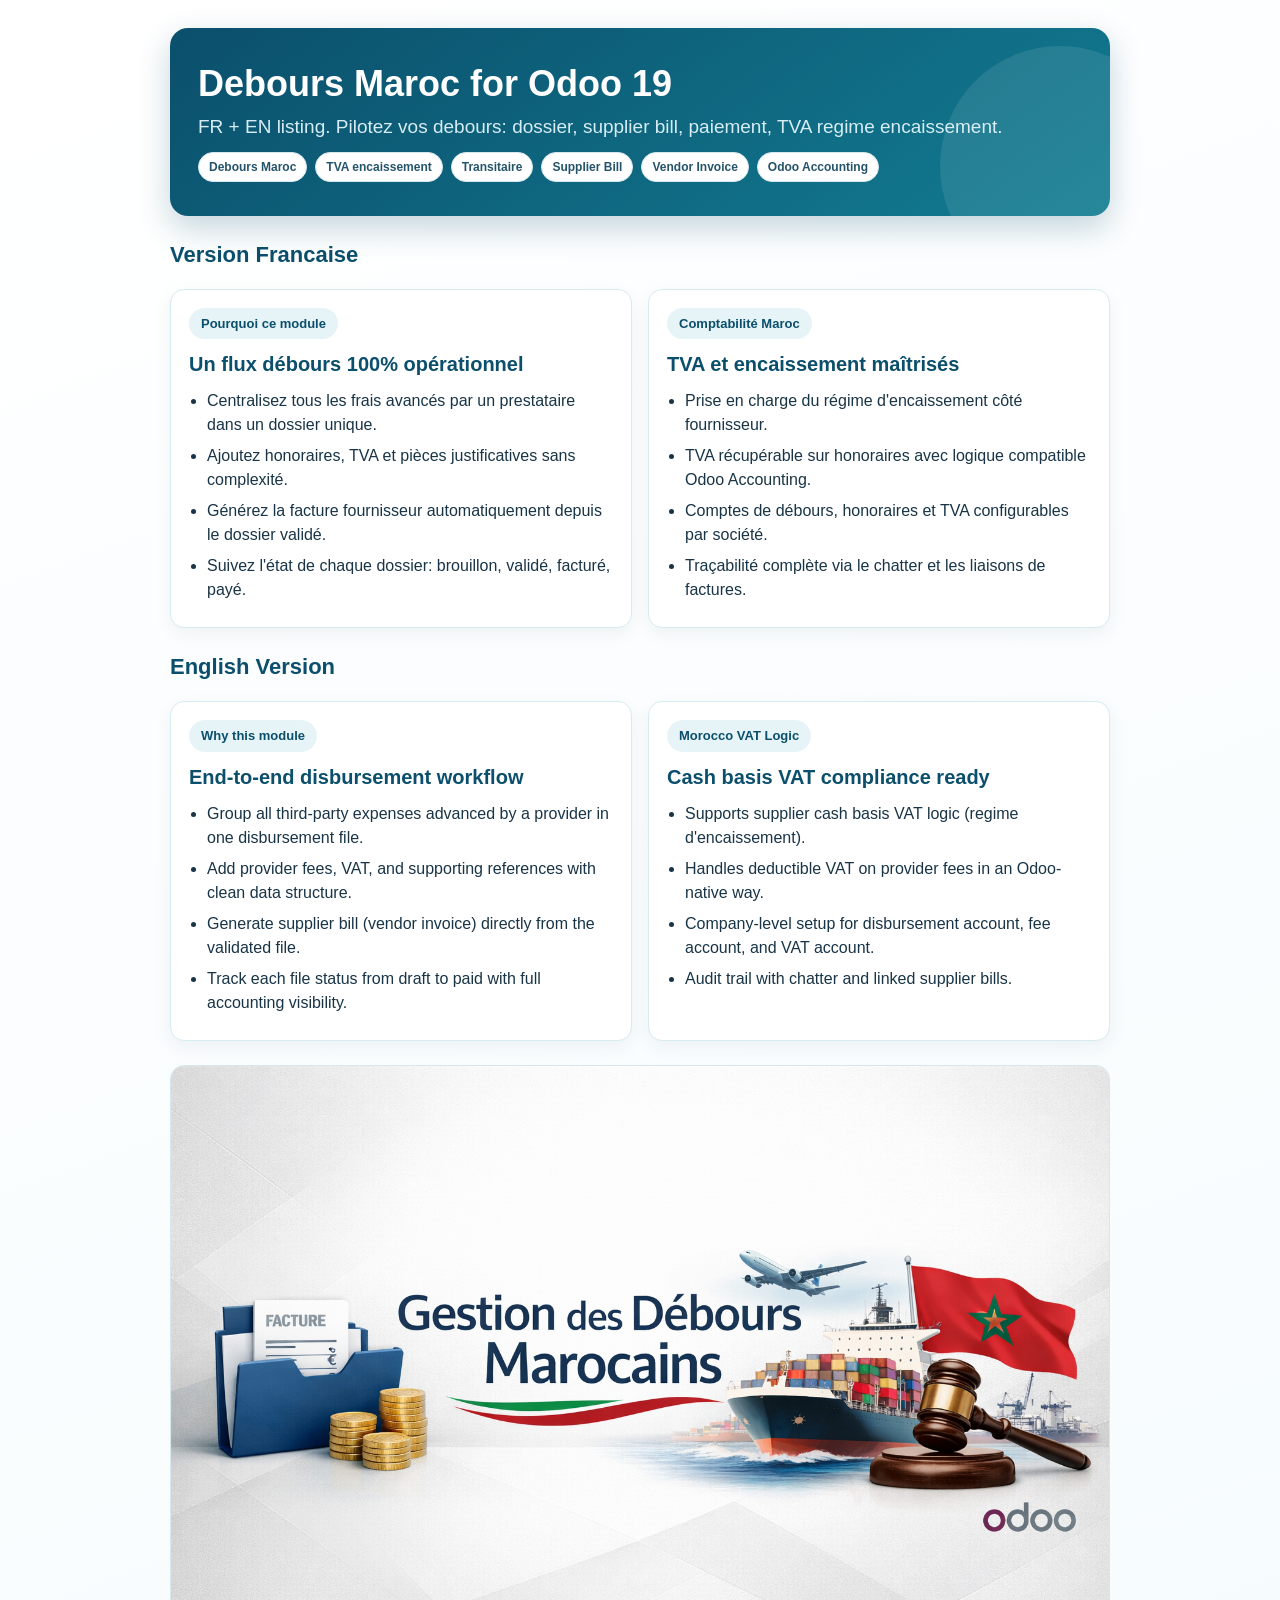
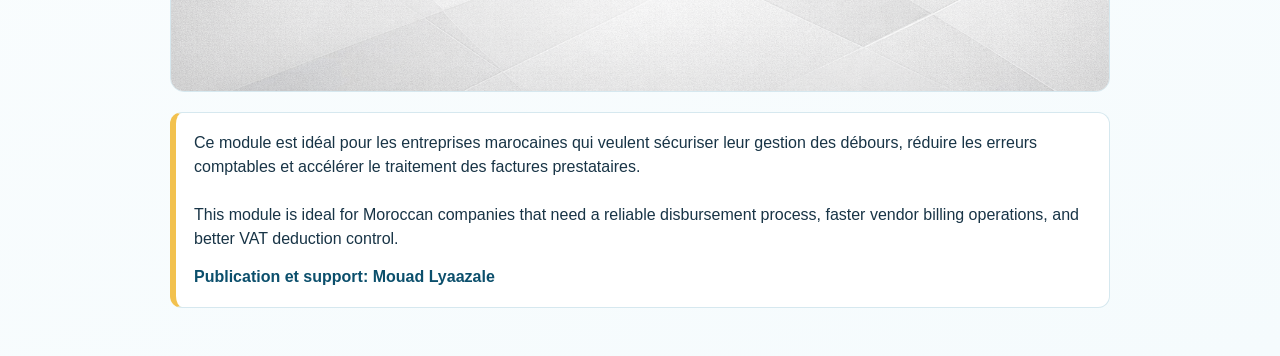
<file: debours_ma/static/description/index.html>
<!DOCTYPE html>
<html lang="fr">
<head>
  <meta charset="utf-8">
  <meta name="viewport" content="width=device-width, initial-scale=1">
  <title>Debours Maroc - Odoo 19 | FR EN</title>
  <style>
    :root {
      --c-primary: #0b4f6c;
      --c-secondary: #127c91;
      --c-accent: #f2c14e;
      --c-bg: #f5fbfd;
      --c-text: #183446;
      --c-soft: #e6f4f8;
    }
    * { box-sizing: border-box; }
    body {
      margin: 0;
      font-family: "Segoe UI", Tahoma, Arial, sans-serif;
      color: var(--c-text);
      background: linear-gradient(160deg, #ffffff 0%, var(--c-bg) 100%);
      line-height: 1.5;
    }
    .wrap {
      max-width: 980px;
      margin: 0 auto;
      padding: 28px 20px 48px;
    }
    .hero {
      background: linear-gradient(145deg, var(--c-primary), var(--c-secondary));
      border-radius: 18px;
      padding: 34px 28px;
      color: #fff;
      box-shadow: 0 12px 32px rgba(11, 79, 108, 0.24);
      overflow: hidden;
      position: relative;
    }
    .hero:after {
      content: "";
      position: absolute;
      right: -70px;
      bottom: -70px;
      width: 240px;
      height: 240px;
      border-radius: 50%;
      background: rgba(255, 255, 255, 0.09);
    }
    h1 {
      margin: 0 0 8px;
      font-size: 36px;
      line-height: 1.2;
    }
    .sub {
      margin: 0;
      font-size: 19px;
      color: #d7edf5;
    }
    .grid {
      display: grid;
      grid-template-columns: 1fr 1fr;
      gap: 16px;
      margin-top: 18px;
    }
    .card {
      background: #fff;
      border-radius: 14px;
      padding: 18px;
      border: 1px solid #d7ebf2;
      box-shadow: 0 6px 18px rgba(24, 52, 70, 0.06);
    }
    .card h3 {
      margin: 0 0 10px;
      color: var(--c-primary);
      font-size: 20px;
    }
    .chip {
      display: inline-block;
      background: var(--c-soft);
      color: var(--c-primary);
      font-weight: 700;
      border-radius: 999px;
      padding: 6px 12px;
      margin-bottom: 10px;
      font-size: 13px;
    }
    ul {
      margin: 0;
      padding-left: 18px;
    }
    li { margin: 7px 0; }
    .banner {
      margin-top: 24px;
      border-radius: 14px;
      overflow: hidden;
      border: 1px solid #d6e8ef;
    }
    .banner img { width: 100%; display: block; }
    .cta {
      margin-top: 20px;
      background: #fff;
      border: 1px solid #d6e8ef;
      border-left: 6px solid var(--c-accent);
      padding: 18px;
      border-radius: 12px;
      font-size: 16px;
    }
    .section-title {
      margin: 22px 0 10px;
      font-size: 22px;
      color: var(--c-primary);
      font-weight: 800;
    }
    .keywords {
      margin-top: 10px;
      display: flex;
      flex-wrap: wrap;
      gap: 8px;
    }
    .keywords span {
      background: #ffffff;
      border: 1px solid #d6e8ef;
      border-radius: 999px;
      font-size: 12px;
      padding: 5px 10px;
      color: #24546b;
      font-weight: 600;
    }
    .author {
      margin-top: 14px;
      font-weight: 700;
      color: var(--c-primary);
    }
    @media (max-width: 800px) {
      .grid { grid-template-columns: 1fr; }
      h1 { font-size: 30px; }
      .sub { font-size: 17px; }
    }
  </style>
</head>
<body>
  <div class="wrap">
    <section class="hero">
      <h1>Debours Maroc for Odoo 19</h1>
      <p class="sub">FR + EN listing. Pilotez vos debours: dossier, supplier bill, paiement, TVA regime encaissement.</p>
      <div class="keywords">
        <span>Debours Maroc</span>
        <span>TVA encaissement</span>
        <span>Transitaire</span>
        <span>Supplier Bill</span>
        <span>Vendor Invoice</span>
        <span>Odoo Accounting</span>
      </div>
    </section>

    <h2 class="section-title">Version Francaise</h2>

    <div class="grid">
      <section class="card">
        <span class="chip">Pourquoi ce module</span>
        <h3>Un flux débours 100% opérationnel</h3>
        <ul>
          <li>Centralisez tous les frais avancés par un prestataire dans un dossier unique.</li>
          <li>Ajoutez honoraires, TVA et pièces justificatives sans complexité.</li>
          <li>Générez la facture fournisseur automatiquement depuis le dossier validé.</li>
          <li>Suivez l'état de chaque dossier: brouillon, validé, facturé, payé.</li>
        </ul>
      </section>

      <section class="card">
        <span class="chip">Comptabilité Maroc</span>
        <h3>TVA et encaissement maîtrisés</h3>
        <ul>
          <li>Prise en charge du régime d'encaissement côté fournisseur.</li>
          <li>TVA récupérable sur honoraires avec logique compatible Odoo Accounting.</li>
          <li>Comptes de débours, honoraires et TVA configurables par société.</li>
          <li>Traçabilité complète via le chatter et les liaisons de factures.</li>
        </ul>
      </section>
    </div>

    <h2 class="section-title">English Version</h2>

    <div class="grid">
      <section class="card">
        <span class="chip">Why this module</span>
        <h3>End-to-end disbursement workflow</h3>
        <ul>
          <li>Group all third-party expenses advanced by a provider in one disbursement file.</li>
          <li>Add provider fees, VAT, and supporting references with clean data structure.</li>
          <li>Generate supplier bill (vendor invoice) directly from the validated file.</li>
          <li>Track each file status from draft to paid with full accounting visibility.</li>
        </ul>
      </section>

      <section class="card">
        <span class="chip">Morocco VAT Logic</span>
        <h3>Cash basis VAT compliance ready</h3>
        <ul>
          <li>Supports supplier cash basis VAT logic (regime d'encaissement).</li>
          <li>Handles deductible VAT on provider fees in an Odoo-native way.</li>
          <li>Company-level setup for disbursement account, fee account, and VAT account.</li>
          <li>Audit trail with chatter and linked supplier bills.</li>
        </ul>
      </section>
    </div>

    <section class="banner">
      <img src="banner.png" alt="Debours Maroc Odoo 19 banner">
    </section>

    <section class="cta">
      Ce module est idéal pour les entreprises marocaines qui veulent sécuriser leur gestion des débours,
      réduire les erreurs comptables et accélérer le traitement des factures prestataires.
      <br><br>
      This module is ideal for Moroccan companies that need a reliable disbursement process,
      faster vendor billing operations, and better VAT deduction control.
      <div class="author">Publication et support: Mouad Lyaazale</div>
    </section>
  </div>
</body>
</html>
</file>
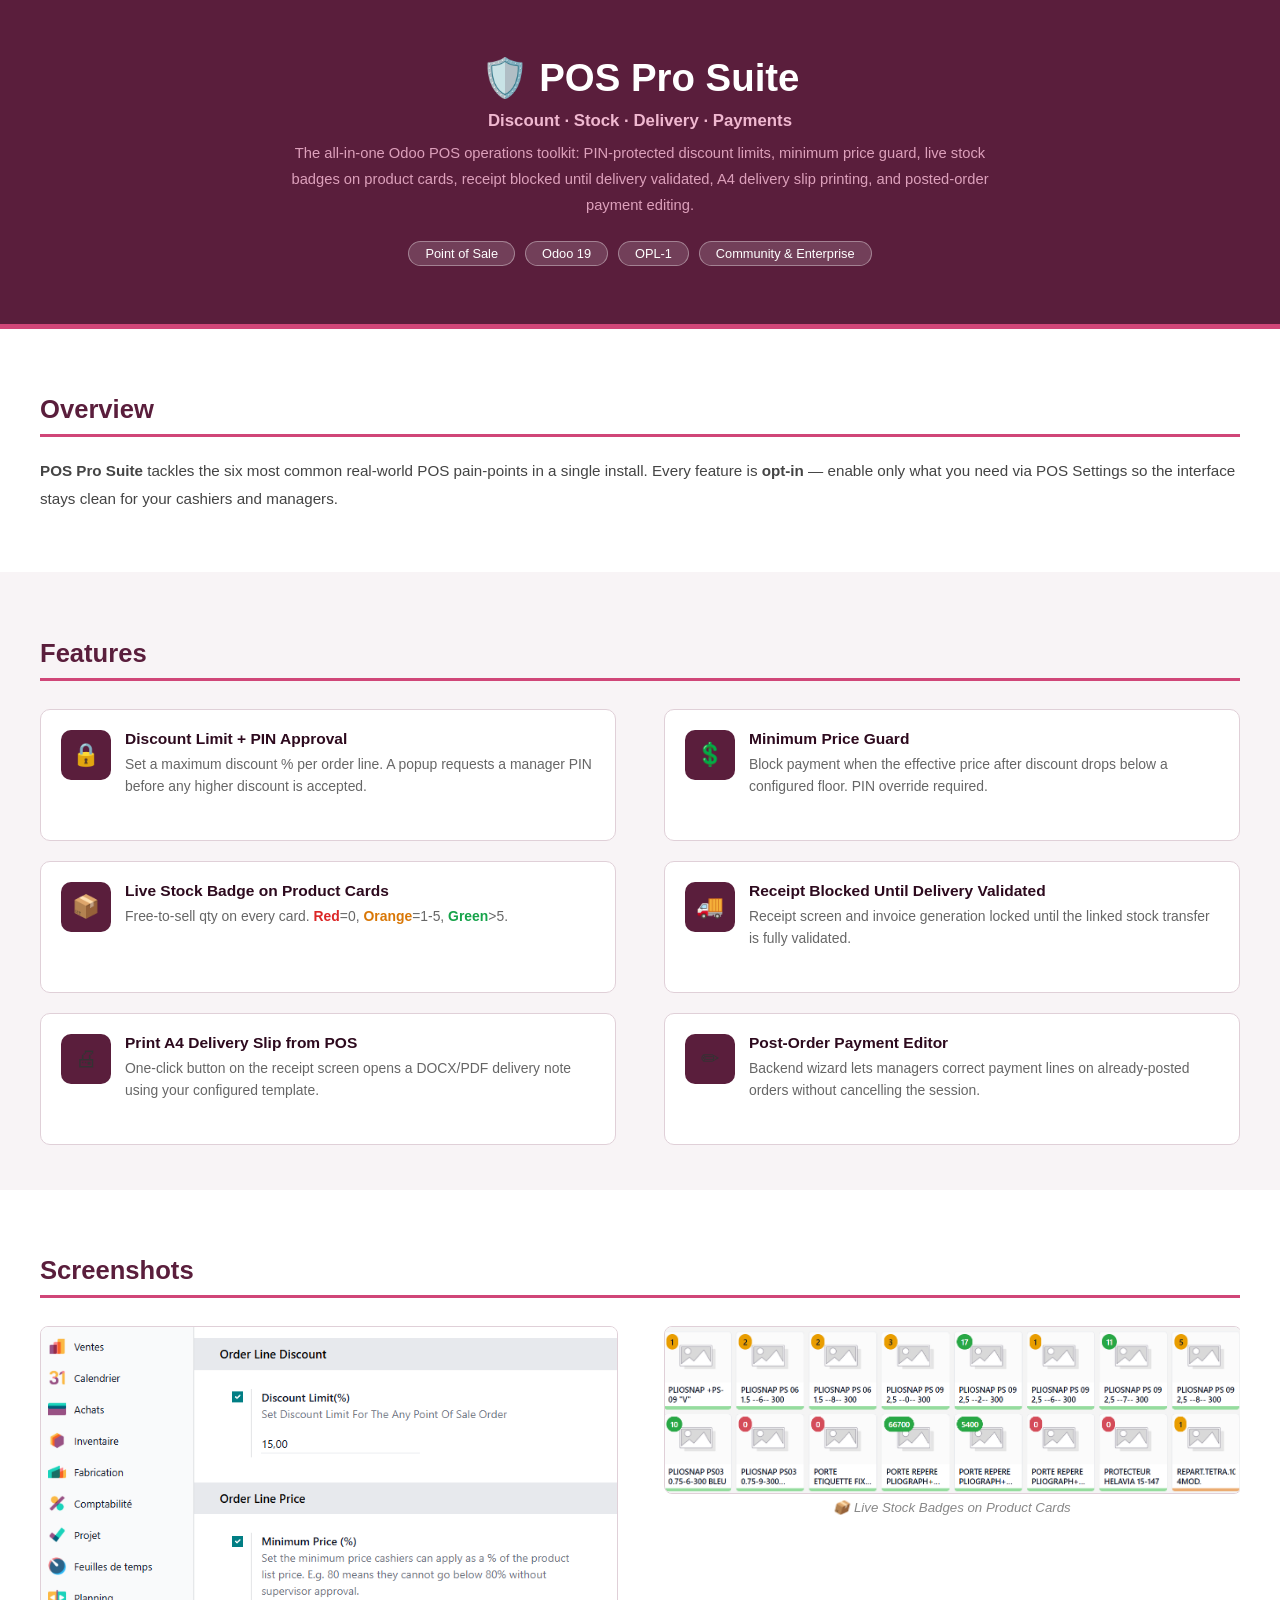
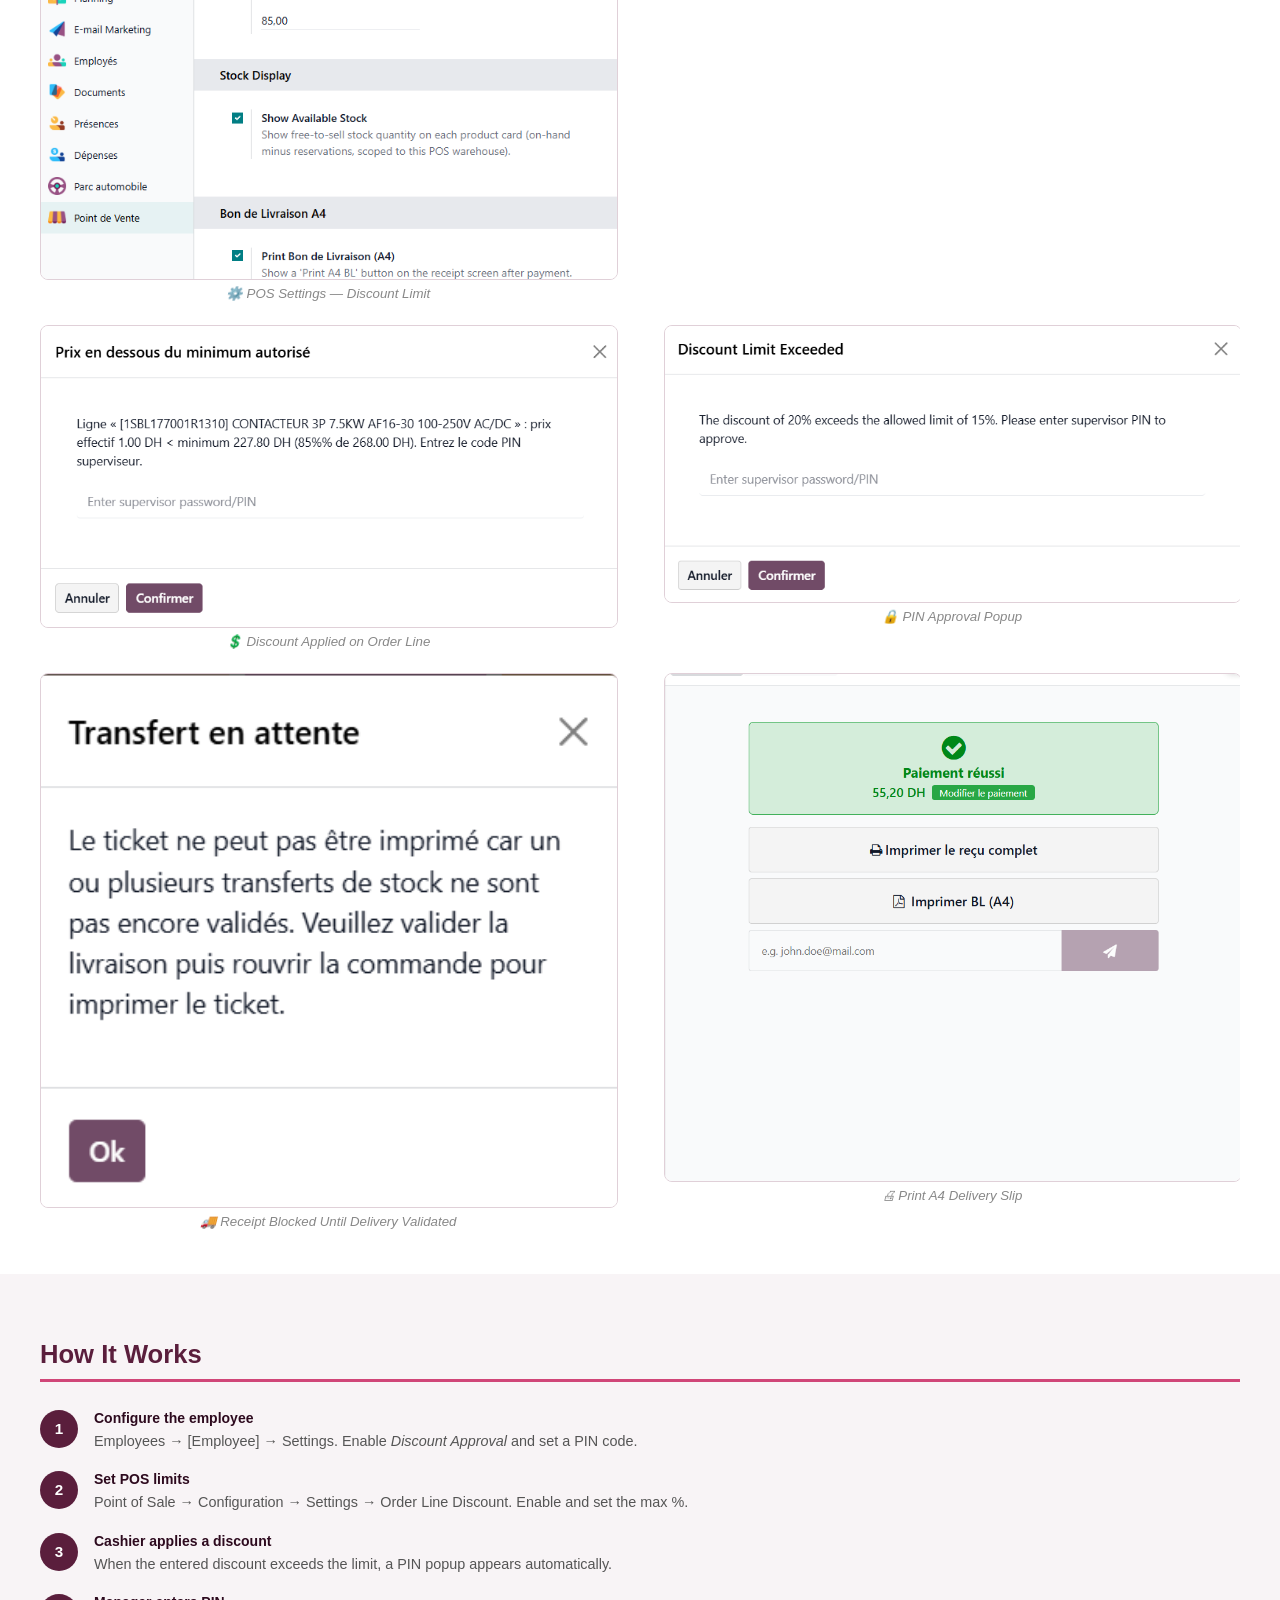
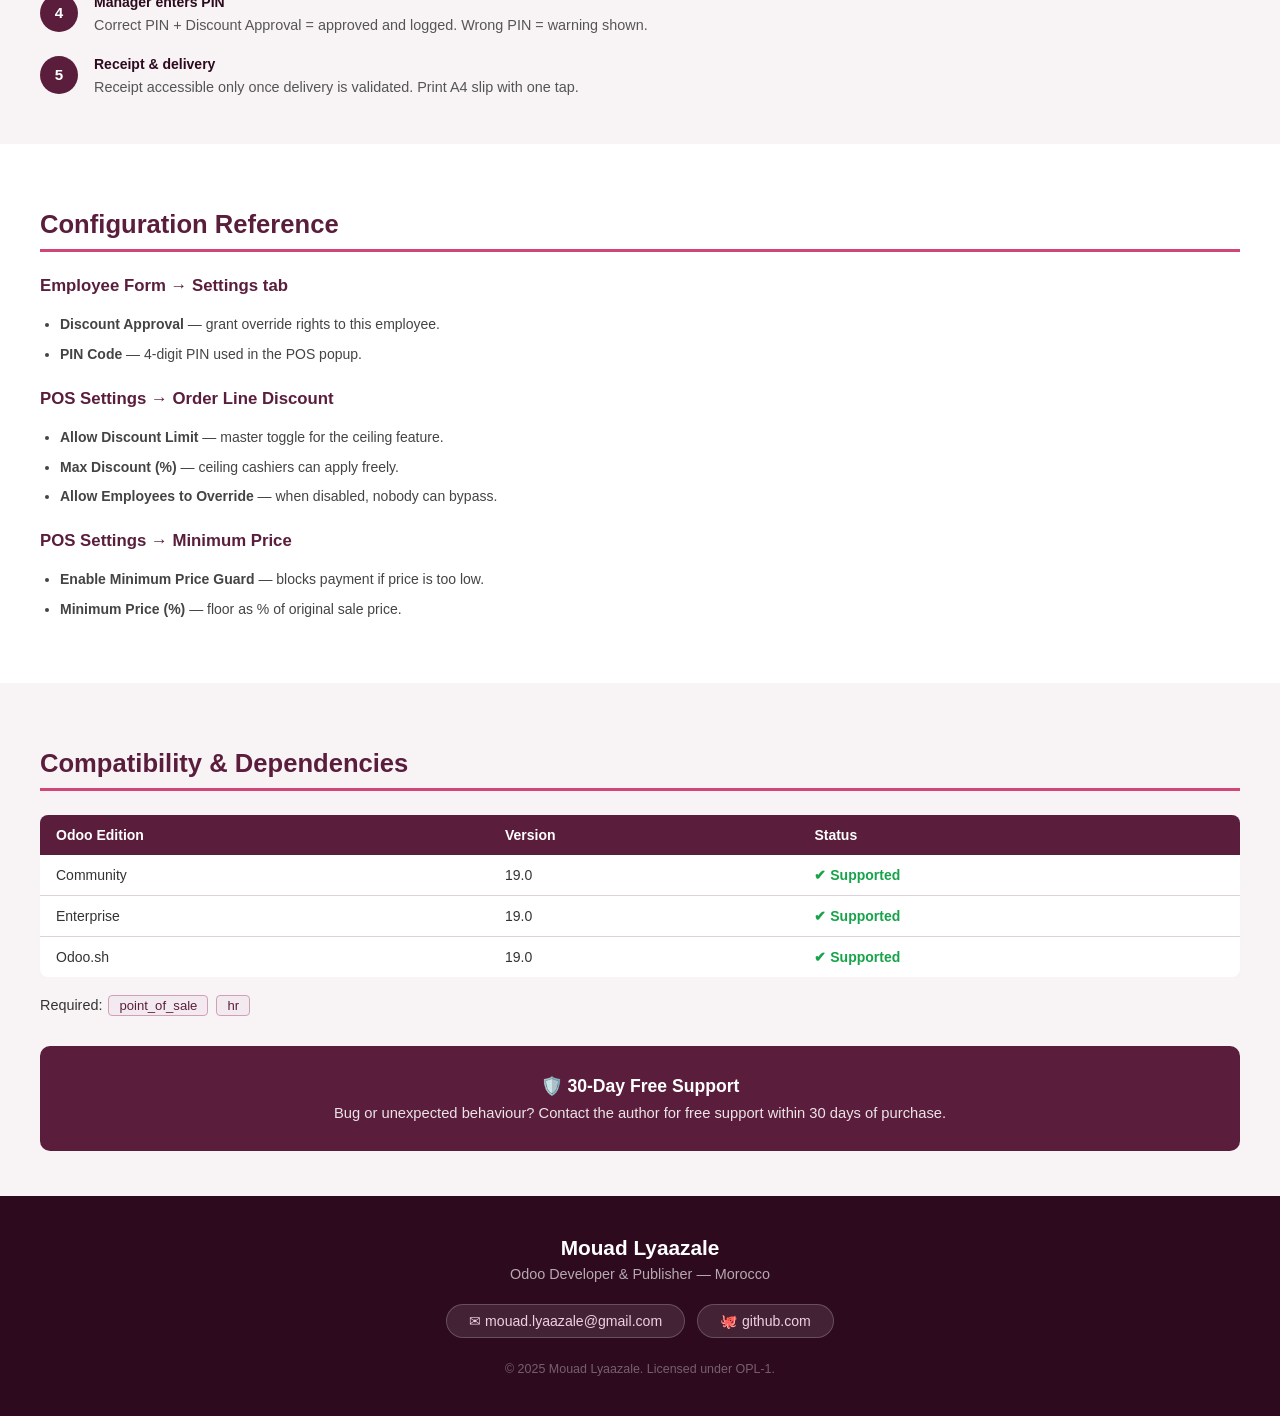
<file: pos_smart_discount_control/static/description/index.html>
<!DOCTYPE html>
<html lang="en">
<head><meta charset="utf-8"/></head>
<body style="font-family:Arial,Helvetica,sans-serif;color:#333;margin:0;padding:0;font-size:14px;background:#fff;">

<!-- ══ HERO ═══════════════════════════════════════════════════ -->
<div style="background:#5a1e3c;padding:55px 40px;text-align:center;border-bottom:5px solid #d04678;">
  <h1 style="color:#fff;font-size:2.4rem;margin:0 0 10px;font-weight:bold;">&#x1F6E1;&#xFE0F; POS Pro Suite</h1>
  <p style="color:#f0b8d0;font-size:1.05rem;font-weight:bold;margin:0 0 10px;">Discount &middot; Stock &middot; Delivery &middot; Payments</p>
  <p style="color:#dda0bb;font-size:.92rem;max-width:700px;margin:0 auto 20px;line-height:1.75;">
    The all-in-one Odoo POS operations toolkit: PIN-protected discount limits, minimum price guard,
    live stock badges on product cards, receipt blocked until delivery validated,
    A4 delivery slip printing, and posted-order payment editing.
  </p>
  <span style="display:inline-block;background:rgba(255,255,255,.15);border:1px solid rgba(255,255,255,.35);border-radius:20px;padding:4px 16px;color:#fff;font-size:.8rem;margin:3px;">Point of Sale</span>
  <span style="display:inline-block;background:rgba(255,255,255,.15);border:1px solid rgba(255,255,255,.35);border-radius:20px;padding:4px 16px;color:#fff;font-size:.8rem;margin:3px;">Odoo 19</span>
  <span style="display:inline-block;background:rgba(255,255,255,.15);border:1px solid rgba(255,255,255,.35);border-radius:20px;padding:4px 16px;color:#fff;font-size:.8rem;margin:3px;">OPL-1</span>
  <span style="display:inline-block;background:rgba(255,255,255,.15);border:1px solid rgba(255,255,255,.35);border-radius:20px;padding:4px 16px;color:#fff;font-size:.8rem;margin:3px;">Community &amp; Enterprise</span>
</div>

<!-- ══ OVERVIEW ════════════════════════════════════════════════ -->
<div style="padding:45px 40px;background:#fff;">
  <h2 style="color:#5a1e3c;font-size:1.6rem;border-bottom:3px solid #d04678;padding-bottom:10px;margin-bottom:20px;">Overview</h2>
  <p style="line-height:1.8;font-size:.95rem;color:#444;">
    <strong>POS Pro Suite</strong> tackles the six most common real-world POS pain-points in a single install.
    Every feature is <strong>opt-in</strong> — enable only what you need via POS Settings so the interface
    stays clean for your cashiers and managers.
  </p>
</div>

<!-- ══ FEATURES ════════════════════════════════════════════════ -->
<div style="padding:45px 40px;background:#f8f4f6;">
  <h2 style="color:#5a1e3c;font-size:1.6rem;border-bottom:3px solid #d04678;padding-bottom:10px;margin-bottom:28px;">Features</h2>

  <!-- Row 1 -->
  <div style="overflow:hidden;margin-bottom:20px;">
    <div style="float:left;width:48%;margin-right:2%;">
      <div style="background:#fff;border:1px solid #e0d0d8;border-radius:10px;padding:20px;min-height:90px;overflow:hidden;">
        <div style="float:left;width:50px;height:50px;border-radius:10px;background:#5a1e3c;text-align:center;line-height:50px;font-size:1.4rem;margin-right:14px;">&#x1F512;</div>
        <div style="overflow:hidden;">
          <strong style="display:block;color:#2d0a1e;margin-bottom:5px;font-size:.97rem;">Discount Limit + PIN Approval</strong>
          <span style="font-size:.87rem;color:#666;line-height:1.6;">Set a maximum discount % per order line. A popup requests a manager PIN before any higher discount is accepted.</span>
        </div>
      </div>
    </div>
    <div style="float:left;width:48%;margin-left:2%;">
      <div style="background:#fff;border:1px solid #e0d0d8;border-radius:10px;padding:20px;min-height:90px;overflow:hidden;">
        <div style="float:left;width:50px;height:50px;border-radius:10px;background:#5a1e3c;text-align:center;line-height:50px;font-size:1.4rem;margin-right:14px;">&#x1F4B2;</div>
        <div style="overflow:hidden;">
          <strong style="display:block;color:#2d0a1e;margin-bottom:5px;font-size:.97rem;">Minimum Price Guard</strong>
          <span style="font-size:.87rem;color:#666;line-height:1.6;">Block payment when the effective price after discount drops below a configured floor. PIN override required.</span>
        </div>
      </div>
    </div>
  </div>

  <!-- Row 2 -->
  <div style="overflow:hidden;margin-bottom:20px;">
    <div style="float:left;width:48%;margin-right:2%;">
      <div style="background:#fff;border:1px solid #e0d0d8;border-radius:10px;padding:20px;min-height:90px;overflow:hidden;">
        <div style="float:left;width:50px;height:50px;border-radius:10px;background:#5a1e3c;text-align:center;line-height:50px;font-size:1.4rem;margin-right:14px;">&#x1F4E6;</div>
        <div style="overflow:hidden;">
          <strong style="display:block;color:#2d0a1e;margin-bottom:5px;font-size:.97rem;">Live Stock Badge on Product Cards</strong>
          <span style="font-size:.87rem;color:#666;line-height:1.6;">Free-to-sell qty on every card. <span style="color:#dc2626;font-weight:bold;">Red</span>=0, <span style="color:#d97706;font-weight:bold;">Orange</span>=1-5, <span style="color:#16a34a;font-weight:bold;">Green</span>&gt;5.</span>
        </div>
      </div>
    </div>
    <div style="float:left;width:48%;margin-left:2%;">
      <div style="background:#fff;border:1px solid #e0d0d8;border-radius:10px;padding:20px;min-height:90px;overflow:hidden;">
        <div style="float:left;width:50px;height:50px;border-radius:10px;background:#5a1e3c;text-align:center;line-height:50px;font-size:1.4rem;margin-right:14px;">&#x1F69A;</div>
        <div style="overflow:hidden;">
          <strong style="display:block;color:#2d0a1e;margin-bottom:5px;font-size:.97rem;">Receipt Blocked Until Delivery Validated</strong>
          <span style="font-size:.87rem;color:#666;line-height:1.6;">Receipt screen and invoice generation locked until the linked stock transfer is fully validated.</span>
        </div>
      </div>
    </div>
  </div>

  <!-- Row 3 -->
  <div style="overflow:hidden;">
    <div style="float:left;width:48%;margin-right:2%;">
      <div style="background:#fff;border:1px solid #e0d0d8;border-radius:10px;padding:20px;min-height:90px;overflow:hidden;">
        <div style="float:left;width:50px;height:50px;border-radius:10px;background:#5a1e3c;text-align:center;line-height:50px;font-size:1.4rem;margin-right:14px;">&#x1F5A8;</div>
        <div style="overflow:hidden;">
          <strong style="display:block;color:#2d0a1e;margin-bottom:5px;font-size:.97rem;">Print A4 Delivery Slip from POS</strong>
          <span style="font-size:.87rem;color:#666;line-height:1.6;">One-click button on the receipt screen opens a DOCX/PDF delivery note using your configured template.</span>
        </div>
      </div>
    </div>
    <div style="float:left;width:48%;margin-left:2%;">
      <div style="background:#fff;border:1px solid #e0d0d8;border-radius:10px;padding:20px;min-height:90px;overflow:hidden;">
        <div style="float:left;width:50px;height:50px;border-radius:10px;background:#5a1e3c;text-align:center;line-height:50px;font-size:1.4rem;margin-right:14px;">&#x270F;</div>
        <div style="overflow:hidden;">
          <strong style="display:block;color:#2d0a1e;margin-bottom:5px;font-size:.97rem;">Post-Order Payment Editor</strong>
          <span style="font-size:.87rem;color:#666;line-height:1.6;">Backend wizard lets managers correct payment lines on already-posted orders without cancelling the session.</span>
        </div>
      </div>
    </div>
  </div>

</div>

<!-- ══ SCREENSHOTS ══════════════════════════════════════════════ -->
<div style="padding:45px 40px;background:#fff;">
  <h2 style="color:#5a1e3c;font-size:1.6rem;border-bottom:3px solid #d04678;padding-bottom:10px;margin-bottom:28px;">Screenshots</h2>

  <div style="overflow:hidden;margin-bottom:24px;">
    <div style="float:left;width:48%;margin-right:2%;">
      <img src="setting%20image.png" alt="POS Settings" style="width:100%;border-radius:8px;border:1px solid #e0d0d8;display:block;"/>
      <p style="text-align:center;font-size:.83rem;color:#888;margin:6px 0 0;font-style:italic;">&#x2699;&#xFE0F; POS Settings &mdash; Discount Limit</p>
    </div>
    <div style="float:left;width:48%;margin-left:2%;">
      <img src="card%20stock%20show.png" alt="Stock badges" style="width:100%;border-radius:8px;border:1px solid #e0d0d8;display:block;"/>
      <p style="text-align:center;font-size:.83rem;color:#888;margin:6px 0 0;font-style:italic;">&#x1F4E6; Live Stock Badges on Product Cards</p>
    </div>
  </div>

  <div style="overflow:hidden;margin-bottom:24px;">
    <div style="float:left;width:48%;margin-right:2%;">
      <img src="price%20discount.png" alt="Discount on order line" style="width:100%;border-radius:8px;border:1px solid #e0d0d8;display:block;"/>
      <p style="text-align:center;font-size:.83rem;color:#888;margin:6px 0 0;font-style:italic;">&#x1F4B2; Discount Applied on Order Line</p>
    </div>
    <div style="float:left;width:48%;margin-left:2%;">
      <img src="discount%20limit%20exeeded.png" alt="PIN popup" style="width:100%;border-radius:8px;border:1px solid #e0d0d8;display:block;"/>
      <p style="text-align:center;font-size:.83rem;color:#888;margin:6px 0 0;font-style:italic;">&#x1F512; PIN Approval Popup</p>
    </div>
  </div>

  <div style="overflow:hidden;">
    <div style="float:left;width:48%;margin-right:2%;">
      <img src="error%20message%20if%20transfer%20not%20validated.png" alt="Receipt blocked" style="width:100%;border-radius:8px;border:1px solid #e0d0d8;display:block;"/>
      <p style="text-align:center;font-size:.83rem;color:#888;margin:6px 0 0;font-style:italic;">&#x1F69A; Receipt Blocked Until Delivery Validated</p>
    </div>
    <div style="float:left;width:48%;margin-left:2%;">
      <img src="print%20a4.png" alt="Print A4 slip" style="width:100%;border-radius:8px;border:1px solid #e0d0d8;display:block;"/>
      <p style="text-align:center;font-size:.83rem;color:#888;margin:6px 0 0;font-style:italic;">&#x1F5A8; Print A4 Delivery Slip</p>
    </div>
  </div>

</div>

<!-- ══ HOW IT WORKS ═════════════════════════════════════════════ -->
<div style="padding:45px 40px;background:#f8f4f6;">
  <h2 style="color:#5a1e3c;font-size:1.6rem;border-bottom:3px solid #d04678;padding-bottom:10px;margin-bottom:28px;">How It Works</h2>

  <div style="overflow:hidden;margin-bottom:18px;">
    <div style="float:left;width:38px;height:38px;border-radius:50%;background:#5a1e3c;color:#fff;text-align:center;line-height:38px;font-weight:bold;font-size:.95rem;margin-right:16px;">1</div>
    <div style="overflow:hidden;"><strong style="display:block;color:#2d0a1e;margin-bottom:3px;">Configure the employee</strong><span style="font-size:.9rem;color:#555;line-height:1.7;">Employees &rarr; [Employee] &rarr; Settings. Enable <em>Discount Approval</em> and set a PIN code.</span></div>
  </div>

  <div style="overflow:hidden;margin-bottom:18px;">
    <div style="float:left;width:38px;height:38px;border-radius:50%;background:#5a1e3c;color:#fff;text-align:center;line-height:38px;font-weight:bold;font-size:.95rem;margin-right:16px;">2</div>
    <div style="overflow:hidden;"><strong style="display:block;color:#2d0a1e;margin-bottom:3px;">Set POS limits</strong><span style="font-size:.9rem;color:#555;line-height:1.7;">Point of Sale &rarr; Configuration &rarr; Settings &rarr; Order Line Discount. Enable and set the max %.</span></div>
  </div>

  <div style="overflow:hidden;margin-bottom:18px;">
    <div style="float:left;width:38px;height:38px;border-radius:50%;background:#5a1e3c;color:#fff;text-align:center;line-height:38px;font-weight:bold;font-size:.95rem;margin-right:16px;">3</div>
    <div style="overflow:hidden;"><strong style="display:block;color:#2d0a1e;margin-bottom:3px;">Cashier applies a discount</strong><span style="font-size:.9rem;color:#555;line-height:1.7;">When the entered discount exceeds the limit, a PIN popup appears automatically.</span></div>
  </div>

  <div style="overflow:hidden;margin-bottom:18px;">
    <div style="float:left;width:38px;height:38px;border-radius:50%;background:#5a1e3c;color:#fff;text-align:center;line-height:38px;font-weight:bold;font-size:.95rem;margin-right:16px;">4</div>
    <div style="overflow:hidden;"><strong style="display:block;color:#2d0a1e;margin-bottom:3px;">Manager enters PIN</strong><span style="font-size:.9rem;color:#555;line-height:1.7;">Correct PIN + Discount Approval = approved and logged. Wrong PIN = warning shown.</span></div>
  </div>

  <div style="overflow:hidden;">
    <div style="float:left;width:38px;height:38px;border-radius:50%;background:#5a1e3c;color:#fff;text-align:center;line-height:38px;font-weight:bold;font-size:.95rem;margin-right:16px;">5</div>
    <div style="overflow:hidden;"><strong style="display:block;color:#2d0a1e;margin-bottom:3px;">Receipt &amp; delivery</strong><span style="font-size:.9rem;color:#555;line-height:1.7;">Receipt accessible only once delivery is validated. Print A4 slip with one tap.</span></div>
  </div>

</div>

<!-- ══ CONFIGURATION ════════════════════════════════════════════ -->
<div style="padding:45px 40px;background:#fff;">
  <h2 style="color:#5a1e3c;font-size:1.6rem;border-bottom:3px solid #d04678;padding-bottom:10px;margin-bottom:24px;">Configuration Reference</h2>

  <h3 style="color:#5a1e3c;font-size:1.05rem;margin:0 0 8px;">Employee Form &rarr; Settings tab</h3>
  <ul style="line-height:2.1;padding-left:20px;color:#444;margin-bottom:20px;">
    <li><strong>Discount Approval</strong> &mdash; grant override rights to this employee.</li>
    <li><strong>PIN Code</strong> &mdash; 4-digit PIN used in the POS popup.</li>
  </ul>

  <h3 style="color:#5a1e3c;font-size:1.05rem;margin:0 0 8px;">POS Settings &rarr; Order Line Discount</h3>
  <ul style="line-height:2.1;padding-left:20px;color:#444;margin-bottom:20px;">
    <li><strong>Allow Discount Limit</strong> &mdash; master toggle for the ceiling feature.</li>
    <li><strong>Max Discount (%)</strong> &mdash; ceiling cashiers can apply freely.</li>
    <li><strong>Allow Employees to Override</strong> &mdash; when disabled, nobody can bypass.</li>
  </ul>

  <h3 style="color:#5a1e3c;font-size:1.05rem;margin:0 0 8px;">POS Settings &rarr; Minimum Price</h3>
  <ul style="line-height:2.1;padding-left:20px;color:#444;">
    <li><strong>Enable Minimum Price Guard</strong> &mdash; blocks payment if price is too low.</li>
    <li><strong>Minimum Price (%)</strong> &mdash; floor as % of original sale price.</li>
  </ul>
</div>

<!-- ══ COMPATIBILITY ════════════════════════════════════════════ -->
<div style="padding:45px 40px;background:#f8f4f6;">
  <h2 style="color:#5a1e3c;font-size:1.6rem;border-bottom:3px solid #d04678;padding-bottom:10px;margin-bottom:24px;">Compatibility &amp; Dependencies</h2>

  <table width="100%" cellpadding="12" cellspacing="0" style="border-collapse:collapse;border-radius:8px;overflow:hidden;">
    <thead>
      <tr style="background:#5a1e3c;color:#fff;">
        <th style="padding:12px 16px;text-align:left;">Odoo Edition</th>
        <th style="padding:12px 16px;text-align:left;">Version</th>
        <th style="padding:12px 16px;text-align:left;">Status</th>
      </tr>
    </thead>
    <tbody>
      <tr style="border-bottom:1px solid #e0d0d8;background:#fff;"><td style="padding:12px 16px;">Community</td><td style="padding:12px 16px;">19.0</td><td style="padding:12px 16px;color:#16a34a;font-weight:bold;">&#x2714; Supported</td></tr>
      <tr style="border-bottom:1px solid #e0d0d8;background:#fff;"><td style="padding:12px 16px;">Enterprise</td><td style="padding:12px 16px;">19.0</td><td style="padding:12px 16px;color:#16a34a;font-weight:bold;">&#x2714; Supported</td></tr>
      <tr style="background:#fff;"><td style="padding:12px 16px;">Odoo.sh</td><td style="padding:12px 16px;">19.0</td><td style="padding:12px 16px;color:#16a34a;font-weight:bold;">&#x2714; Supported</td></tr>
    </tbody>
  </table>

  <p style="margin-top:16px;font-size:.9rem;">Required: <span style="display:inline-block;background:#f3eaf0;color:#5a1e3c;border:1px solid #d0a0b8;border-radius:4px;padding:2px 10px;font-size:.82rem;margin:2px;">point_of_sale</span> <span style="display:inline-block;background:#f3eaf0;color:#5a1e3c;border:1px solid #d0a0b8;border-radius:4px;padding:2px 10px;font-size:.82rem;margin:2px;">hr</span></p>

  <!-- Support box -->
  <div style="background:#5a1e3c;border-radius:10px;padding:30px;text-align:center;margin-top:28px;">
    <h3 style="color:#fff;margin:0 0 8px;font-size:1.1rem;">&#x1F6E1;&#xFE0F; 30-Day Free Support</h3>
    <p style="color:rgba(255,255,255,.88);margin:0;font-size:.92rem;">Bug or unexpected behaviour? Contact the author for free support within 30 days of purchase.</p>
  </div>
</div>

<!-- ══ FOOTER ══════════════════════════════════════════════════ -->
<div style="background:#2d0a1e;padding:40px;text-align:center;">
  <h2 style="color:#fff;font-size:1.3rem;margin:0 0 6px;">Mouad Lyaazale</h2>
  <p style="color:rgba(255,255,255,.65);font-size:.9rem;margin:0 0 18px;">Odoo Developer &amp; Publisher &mdash; Morocco</p>
  <span style="display:inline-block;background:rgba(255,255,255,.1);border:1px solid rgba(255,255,255,.2);border-radius:24px;padding:8px 22px;color:#f0d0e0;font-size:.88rem;margin:4px;">&#x2709; mouad.lyaazale@gmail.com</span>
  <span style="display:inline-block;background:rgba(255,255,255,.1);border:1px solid rgba(255,255,255,.2);border-radius:24px;padding:8px 22px;color:#f0d0e0;font-size:.88rem;margin:4px;">&#x1F419; github.com</span>
  <p style="color:rgba(255,255,255,.35);font-size:.78rem;margin:20px 0 0;">&#169; 2025 Mouad Lyaazale. Licensed under OPL-1.</p>
</div>

</body>
</html>
</file>
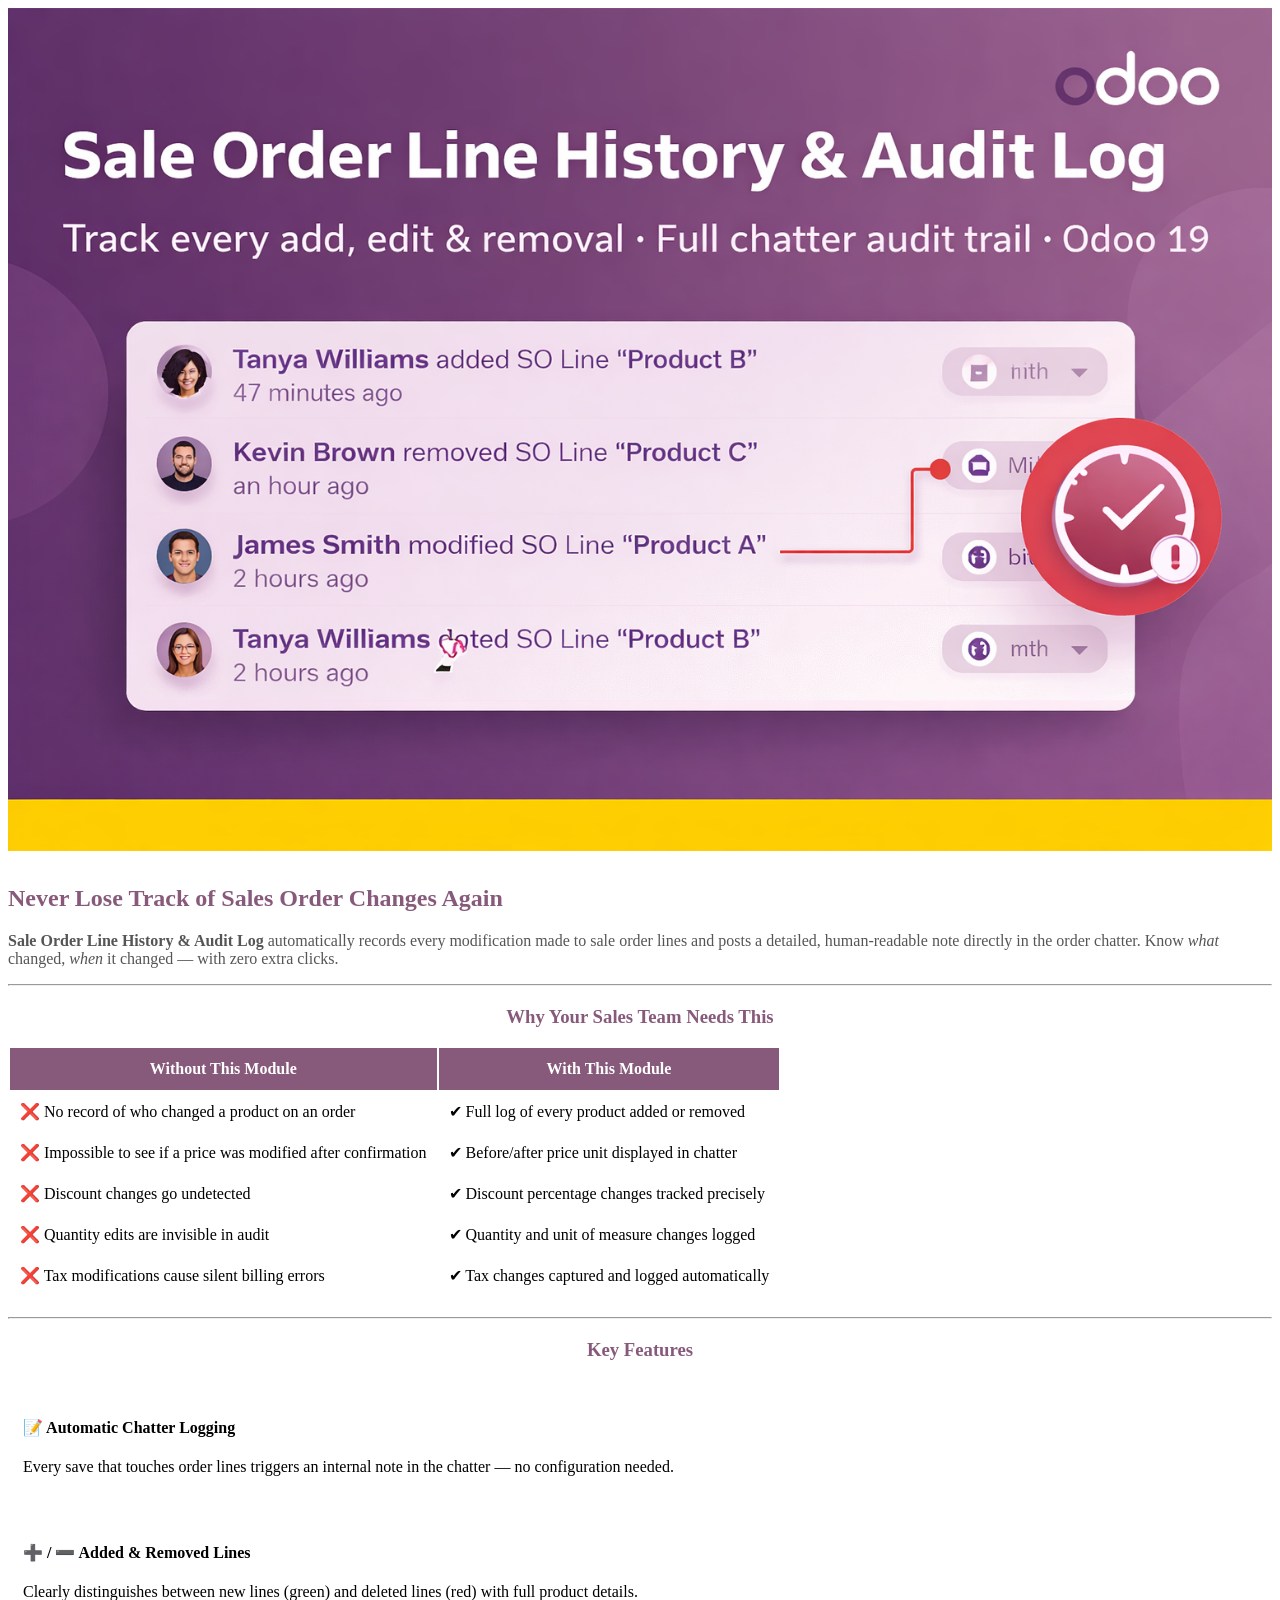
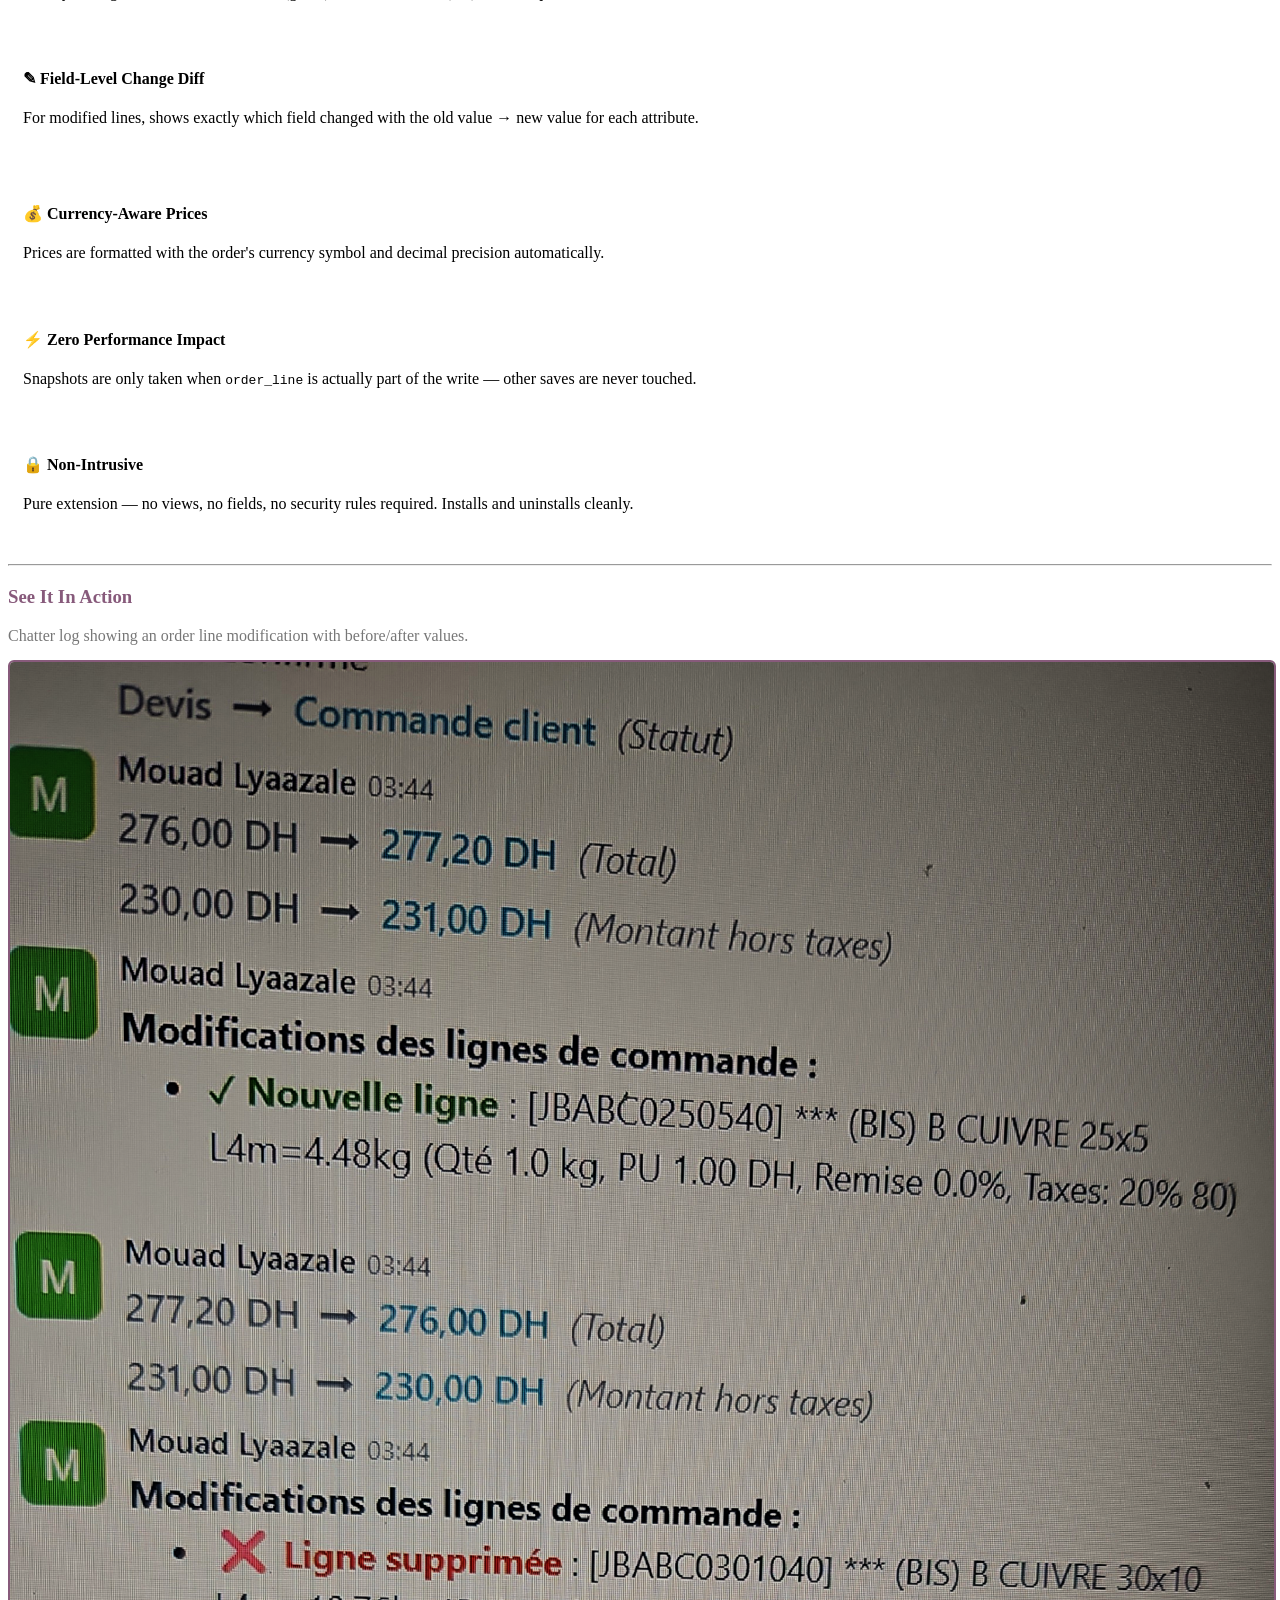
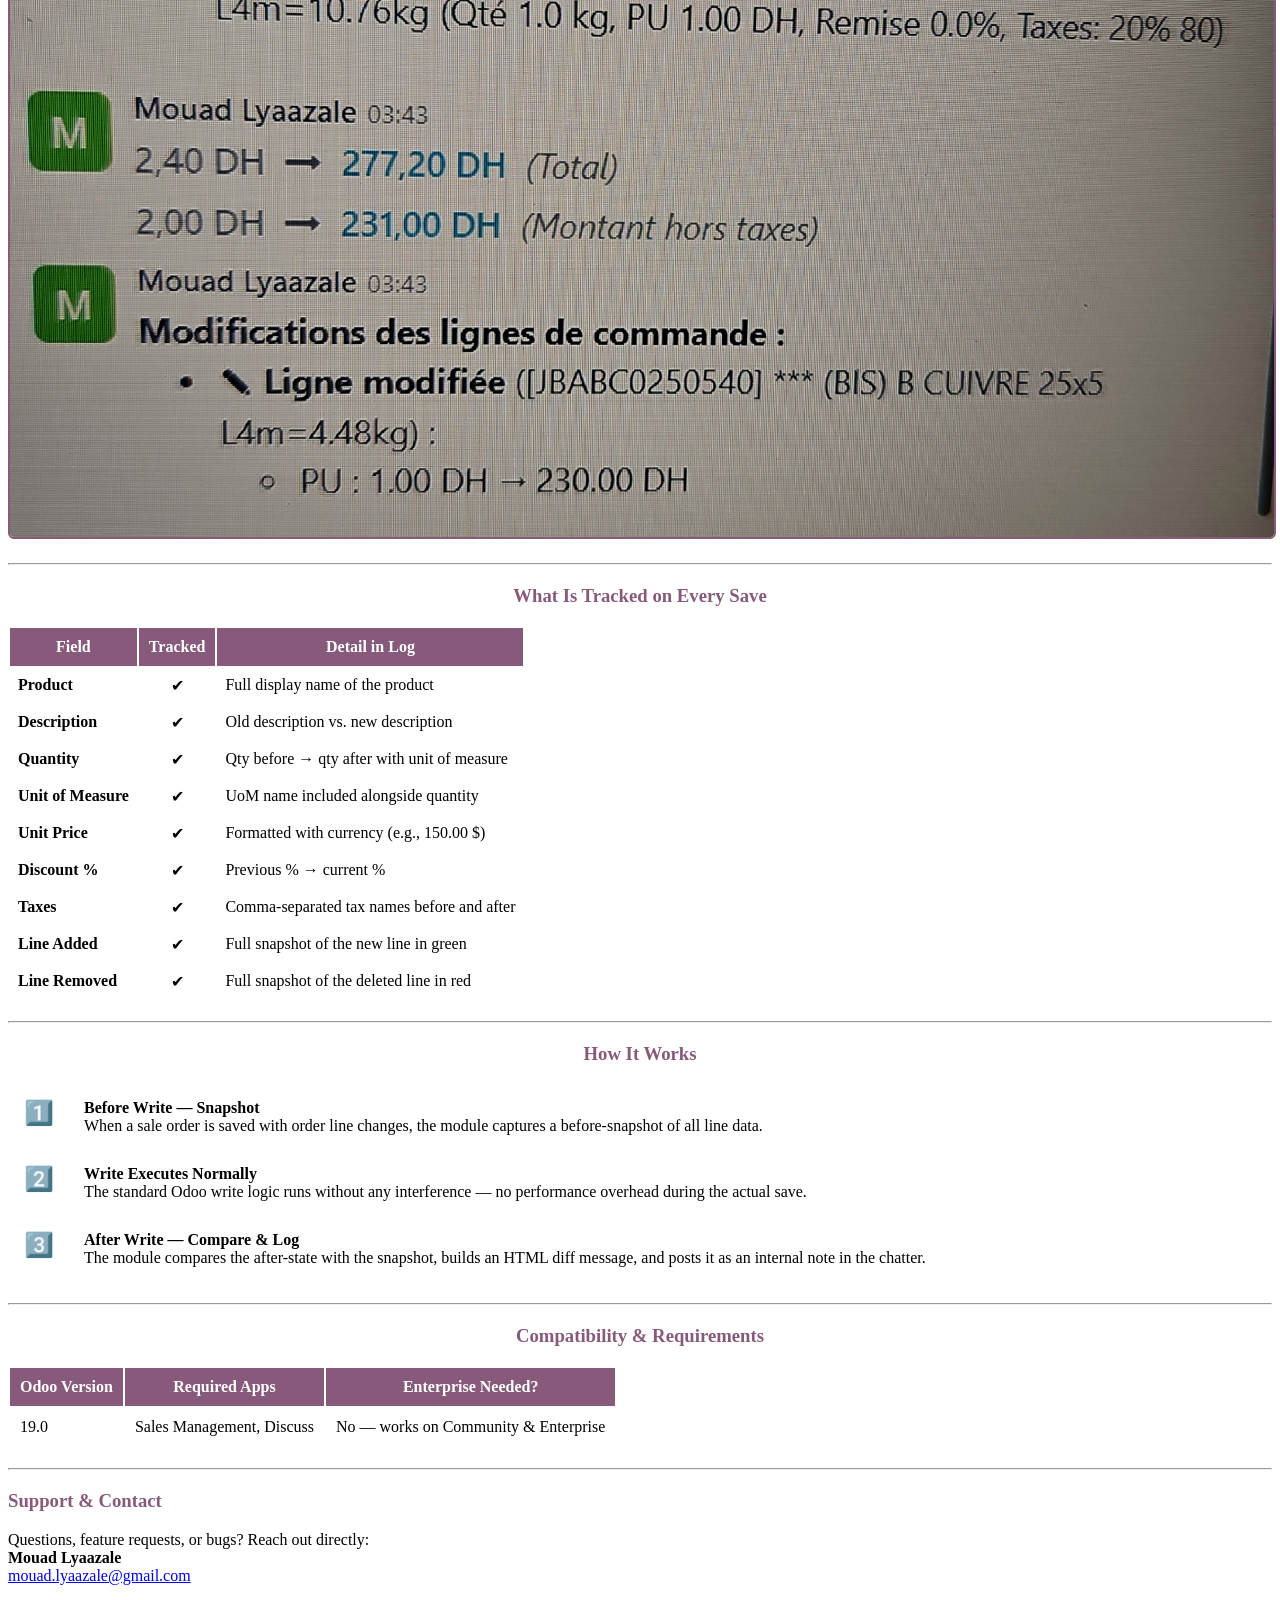
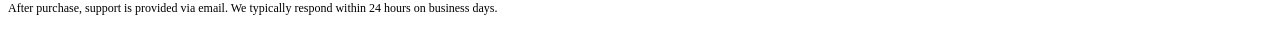
<file: sale_order_line_change_log/static/description/index.html>
<!DOCTYPE html>
<html>
<head>
    <meta charset="utf-8"/>
</head>
<body>

<!-- BANNER -->
<div class="text-center">
    <img src="banner.png" alt="Sale Order Line History &amp; Audit Log" class="img-responsive" style="max-width:100%;"/>
</div>

<!-- INTRO SECTION -->
<section class="container" style="margin-top:30px;">
    <div class="row text-center">
        <div class="col-md-12">
            <h2 style="color:#875A7B;">Never Lose Track of Sales Order Changes Again</h2>
            <p class="lead" style="font-size:16px; color:#555;">
                <strong>Sale Order Line History &amp; Audit Log</strong> automatically records every modification made
                to sale order lines and posts a detailed, human-readable note directly in the order chatter.
                Know <em>what</em> changed, <em>when</em> it changed — with zero extra clicks.
            </p>
        </div>
    </div>
</section>

<hr/>

<!-- WHY YOU NEED IT -->
<section class="container" style="margin-top:20px; margin-bottom:20px;">
    <h3 style="color:#875A7B; text-align:center;">Why Your Sales Team Needs This</h3>
    <table class="table table-bordered" style="margin-top:15px;">
        <thead>
            <tr style="background-color:#875A7B; color:#fff;">
                <th style="padding:12px; text-align:center;">Without This Module</th>
                <th style="padding:12px; text-align:center;">With This Module</th>
            </tr>
        </thead>
        <tbody>
            <tr>
                <td style="padding:10px;">&#10060; No record of who changed a product on an order</td>
                <td style="padding:10px;">&#10004; Full log of every product added or removed</td>
            </tr>
            <tr>
                <td style="padding:10px;">&#10060; Impossible to see if a price was modified after confirmation</td>
                <td style="padding:10px;">&#10004; Before/after price unit displayed in chatter</td>
            </tr>
            <tr>
                <td style="padding:10px;">&#10060; Discount changes go undetected</td>
                <td style="padding:10px;">&#10004; Discount percentage changes tracked precisely</td>
            </tr>
            <tr>
                <td style="padding:10px;">&#10060; Quantity edits are invisible in audit</td>
                <td style="padding:10px;">&#10004; Quantity and unit of measure changes logged</td>
            </tr>
            <tr>
                <td style="padding:10px;">&#10060; Tax modifications cause silent billing errors</td>
                <td style="padding:10px;">&#10004; Tax changes captured and logged automatically</td>
            </tr>
        </tbody>
    </table>
</section>

<hr/>

<!-- KEY FEATURES -->
<section class="container" style="margin-top:20px; margin-bottom:20px;">
    <h3 style="color:#875A7B; text-align:center;">Key Features</h3>
    <div class="row" style="margin-top:20px;">

        <div class="col-md-4 text-center" style="padding:15px;">
            <h4>&#128221; Automatic Chatter Logging</h4>
            <p>Every save that touches order lines triggers an internal note in the chatter — no configuration needed.</p>
        </div>

        <div class="col-md-4 text-center" style="padding:15px;">
            <h4>&#10133; / &#10134; Added &amp; Removed Lines</h4>
            <p>Clearly distinguishes between new lines (green) and deleted lines (red) with full product details.</p>
        </div>

        <div class="col-md-4 text-center" style="padding:15px;">
            <h4>&#9998; Field-Level Change Diff</h4>
            <p>For modified lines, shows exactly which field changed with the old value → new value for each attribute.</p>
        </div>

    </div>
    <div class="row" style="margin-top:10px;">

        <div class="col-md-4 text-center" style="padding:15px;">
            <h4>&#128176; Currency-Aware Prices</h4>
            <p>Prices are formatted with the order's currency symbol and decimal precision automatically.</p>
        </div>

        <div class="col-md-4 text-center" style="padding:15px;">
            <h4>&#9889; Zero Performance Impact</h4>
            <p>Snapshots are only taken when <code>order_line</code> is actually part of the write — other saves are never touched.</p>
        </div>

        <div class="col-md-4 text-center" style="padding:15px;">
            <h4>&#128274; Non-Intrusive</h4>
            <p>Pure extension — no views, no fields, no security rules required. Installs and uninstalls cleanly.</p>
        </div>

    </div>
</section>

<hr/>

<!-- SCREENSHOT -->
<section class="container text-center" style="margin-top:20px; margin-bottom:20px;">
    <h3 style="color:#875A7B;">See It In Action</h3>
    <p style="color:#777; margin-bottom:15px;">Chatter log showing an order line modification with before/after values.</p>
    <img src="screenshot.PNG"
         alt="Chatter log example showing sale order line changes"
         class="img-responsive img-thumbnail"
         style="max-width:100%; border:2px solid #875A7B; border-radius:6px;"/>
</section>

<hr/>

<!-- WHAT IS TRACKED TABLE -->
<section class="container" style="margin-top:20px; margin-bottom:20px;">
    <h3 style="color:#875A7B; text-align:center;">What Is Tracked on Every Save</h3>
    <table class="table table-striped table-bordered" style="margin-top:15px;">
        <thead>
            <tr style="background-color:#875A7B; color:#fff;">
                <th style="padding:10px; text-align:center;">Field</th>
                <th style="padding:10px; text-align:center;">Tracked</th>
                <th style="padding:10px;">Detail in Log</th>
            </tr>
        </thead>
        <tbody>
            <tr>
                <td style="padding:8px;"><strong>Product</strong></td>
                <td style="padding:8px; text-align:center;">&#10004;</td>
                <td style="padding:8px;">Full display name of the product</td>
            </tr>
            <tr>
                <td style="padding:8px;"><strong>Description</strong></td>
                <td style="padding:8px; text-align:center;">&#10004;</td>
                <td style="padding:8px;">Old description vs. new description</td>
            </tr>
            <tr>
                <td style="padding:8px;"><strong>Quantity</strong></td>
                <td style="padding:8px; text-align:center;">&#10004;</td>
                <td style="padding:8px;">Qty before → qty after with unit of measure</td>
            </tr>
            <tr>
                <td style="padding:8px;"><strong>Unit of Measure</strong></td>
                <td style="padding:8px; text-align:center;">&#10004;</td>
                <td style="padding:8px;">UoM name included alongside quantity</td>
            </tr>
            <tr>
                <td style="padding:8px;"><strong>Unit Price</strong></td>
                <td style="padding:8px; text-align:center;">&#10004;</td>
                <td style="padding:8px;">Formatted with currency (e.g., 150.00 $)</td>
            </tr>
            <tr>
                <td style="padding:8px;"><strong>Discount %</strong></td>
                <td style="padding:8px; text-align:center;">&#10004;</td>
                <td style="padding:8px;">Previous % → current %</td>
            </tr>
            <tr>
                <td style="padding:8px;"><strong>Taxes</strong></td>
                <td style="padding:8px; text-align:center;">&#10004;</td>
                <td style="padding:8px;">Comma-separated tax names before and after</td>
            </tr>
            <tr>
                <td style="padding:8px;"><strong>Line Added</strong></td>
                <td style="padding:8px; text-align:center;">&#10004;</td>
                <td style="padding:8px;">Full snapshot of the new line in green</td>
            </tr>
            <tr>
                <td style="padding:8px;"><strong>Line Removed</strong></td>
                <td style="padding:8px; text-align:center;">&#10004;</td>
                <td style="padding:8px;">Full snapshot of the deleted line in red</td>
            </tr>
        </tbody>
    </table>
</section>

<hr/>

<!-- HOW IT WORKS -->
<section class="container" style="margin-top:20px; margin-bottom:20px;">
    <h3 style="color:#875A7B; text-align:center;">How It Works</h3>
    <table class="table" style="margin-top:15px;">
        <tbody>
            <tr>
                <td style="padding:14px; text-align:center; font-size:24px; vertical-align:top;">1&#65039;&#8419;</td>
                <td style="padding:14px; vertical-align:top;">
                    <strong>Before Write — Snapshot</strong><br/>
                    When a sale order is saved with order line changes, the module captures a before-snapshot of all line data.
                </td>
            </tr>
            <tr>
                <td style="padding:14px; text-align:center; font-size:24px; vertical-align:top;">2&#65039;&#8419;</td>
                <td style="padding:14px; vertical-align:top;">
                    <strong>Write Executes Normally</strong><br/>
                    The standard Odoo write logic runs without any interference — no performance overhead during the actual save.
                </td>
            </tr>
            <tr>
                <td style="padding:14px; text-align:center; font-size:24px; vertical-align:top;">3&#65039;&#8419;</td>
                <td style="padding:14px; vertical-align:top;">
                    <strong>After Write — Compare &amp; Log</strong><br/>
                    The module compares the after-state with the snapshot, builds an HTML diff message, and posts it as an internal note in the chatter.
                </td>
            </tr>
        </tbody>
    </table>
</section>

<hr/>

<!-- COMPATIBILITY -->
<section class="container" style="margin-top:20px; margin-bottom:20px;">
    <h3 style="color:#875A7B; text-align:center;">Compatibility &amp; Requirements</h3>
    <table class="table table-bordered text-center" style="margin-top:15px;">
        <thead>
            <tr style="background-color:#875A7B; color:#fff;">
                <th style="padding:10px;">Odoo Version</th>
                <th style="padding:10px;">Required Apps</th>
                <th style="padding:10px;">Enterprise Needed?</th>
            </tr>
        </thead>
        <tbody>
            <tr>
                <td style="padding:10px;">19.0</td>
                <td style="padding:10px;">Sales Management, Discuss</td>
                <td style="padding:10px;">No — works on Community &amp; Enterprise</td>
            </tr>
        </tbody>
    </table>
</section>

<hr/>

<!-- SUPPORT -->
<section class="container text-center" style="margin-top:20px; margin-bottom:30px;">
    <h3 style="color:#875A7B;">Support &amp; Contact</h3>
    <p>
        Questions, feature requests, or bugs? Reach out directly:<br/>
        <strong>Mouad Lyaazale</strong><br/>
        <a href="mailto:mouad.lyaazale@gmail.com">mouad.lyaazale@gmail.com</a>
    </p>
    <p class="text-muted" style="font-size:12px;">
        After purchase, support is provided via email. We typically respond within 24 hours on business days.
    </p>
</section>

</body>
</html>
</file>
